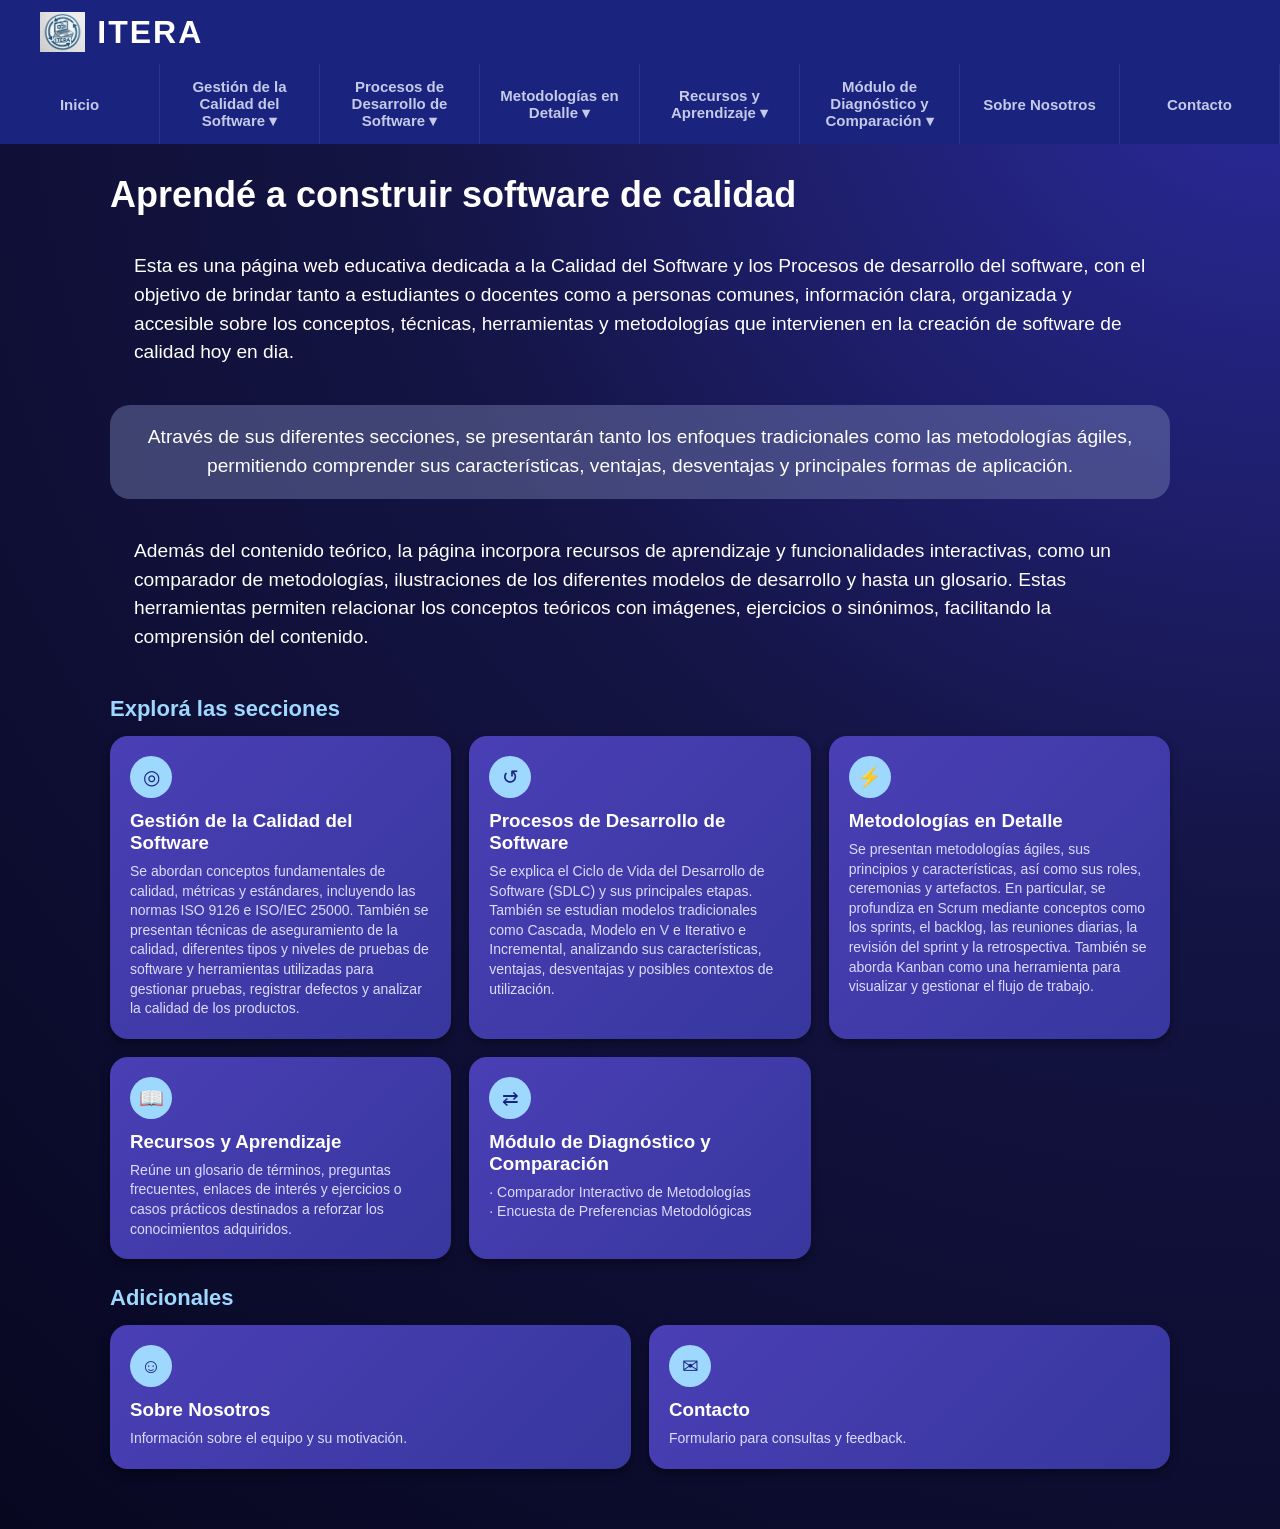
<file: Index.html>
<!DOCTYPE html>
<html lang="es">
<head>
  <meta charset="UTF-8">
  <meta name="viewport" content="width=device-width, initial-scale=1.0">
  <title>ITERA - Inicio</title>
  <link rel="stylesheet" href="css/styles.css">
</head>
<body>

<header>
  <div class="logo">
    <img src="images/Logo_ITERA.jpeg" alt="Logo de ITERA">
    <span>ITERA</span>
  </div>
</header>

<button id="boton-menu">☰</button>
<nav>
  <ul id="lista-nav">
    <li id="nav-inicio"><a href="index.html">Inicio</a></li>

    <li id="nav-calidad" class="tiene-submenu">
      <button class="boton-submenu">Gestión de la Calidad del Software ▾</button>
      <ul class="submenu">
        <li><a href="Calidad.html#fundamentos">Fundamentos de Calidad</a></li>
        <li><a href="Calidad.html#tecnicas">Técnicas de Aseguramiento de la Calidad</a></li>
        <li><a href="Calidad.html#herramientas">Herramientas de Calidad</a></li>
      </ul>
    </li>

    <li id="nav-procesos" class="tiene-submenu">
      <button class="boton-submenu">Procesos de Desarrollo de Software ▾</button>
      <ul class="submenu">
        <li><a href="Procesos.html#sdlc">Ciclo de Vida del Desarrollo de Software (SDLC)</a></li>
        <li><a href="Procesos.html#modelos">Modelos Tradicionales</a></li>
        <li><a href="Procesos.html#agiles">Metodologías Ágiles</a></li>
      </ul>
    </li>

    <li id="nav-agiles" class="tiene-submenu">
      <button class="boton-submenu">Metodologías en Detalle ▾</button>
      <ul class="submenu">
        <li><a href="Metodologias.html#scrum">Scrum a detalle</a></li>
        <li><a href="Metodologias.html#kanban">Kanban a detalle</a></li>
      </ul>
    </li>

    <li id="nav-scrum" class="tiene-submenu">
      <button class="boton-submenu">Recursos y Aprendizaje ▾</button>
      <ul class="submenu">
        <li><a href="Recursos_Aprendizaje.html#glosario">Glosario</a></li>
        <li><a href="Recursos_Aprendizaje.html#faq">Preguntas Frecuentes (FAQ)</a></li>
        <li><a href="Recursos_Aprendizaje.html#recursos">Enlaces de Interés</a></li>
        <li><a href="Recursos_Aprendizaje.html#ejercicios">Ejercicios y Casos Prácticos</a></li>
      </ul>
    </li>

    <li id="nav-recursos" class="tiene-submenu">
      <button class="boton-submenu">Módulo de Diagnóstico y Comparación ▾</button>
      <ul class="submenu">
        <li><a href="Modulo_Diagnostico_Comparacion.html#comparador">Comparador Interactivo de Metodologías</a></li>
        <li><a href="Modulo_Diagnostico_Comparacion.html#encuesta">Encuesta de Preferencias Metodológicas</a></li>
      </ul>
    </li>

    <li id="nav-sobre"><a href="Sobre_nosotros.html">Sobre Nosotros</a></li>
    <li id="nav-Contacto"><a href="Contacto.html">Contacto</a></li>
  </ul>
</nav>


<main>
  <h1>Aprendé a construir software de calidad</h1>
  <p class="intro">Esta es una página web educativa dedicada a la Calidad del Software y los Procesos de desarrollo del software, con el objetivo de brindar tanto 
    a estudiantes o docentes como a personas comunes, información clara, organizada y accesible sobre los conceptos, técnicas, herramientas y metodologías que 
    intervienen en la creación de software de calidad hoy en dia.</p>
    <p class="intro1">Através de sus diferentes secciones, se presentarán tanto los enfoques tradicionales como las metodologías ágiles, permitiendo comprender sus características, 
    ventajas, desventajas y principales formas de aplicación.</p>
    <p class="intro2">Además del contenido teórico, la página incorpora recursos de aprendizaje y funcionalidades interactivas, como un comparador de metodologías, ilustraciones 
    de los diferentes modelos de desarrollo y hasta un glosario. Estas herramientas permiten relacionar los conceptos teóricos con imágenes, ejercicios o sinónimos, 
    facilitando la comprensión del contenido.</p>
  

  <h2>Explorá las secciones </h2>
  <div class="grilla">

    <a href="Calidad.html" class="tarjeta">
      <div class="icono">◎</div>
      <h3>Gestión de la Calidad del Software</h3>
      <p>Se abordan conceptos fundamentales de calidad, métricas y estándares, incluyendo las normas ISO 9126 e ISO/IEC 25000. 
        También se presentan técnicas de aseguramiento de la calidad, diferentes tipos y niveles de pruebas de software y herramientas utilizadas para 
        gestionar pruebas, registrar defectos y analizar la calidad de los productos.</p>
    </a>

    <a href="Procesos.html" class="tarjeta">
      <div class="icono">↺</div>
      <h3>Procesos de Desarrollo de Software</h3>
      <p>Se explica el Ciclo de Vida del Desarrollo de Software (SDLC) y sus principales etapas. También se estudian modelos tradicionales como Cascada, 
        Modelo en V e Iterativo e Incremental, analizando sus características, ventajas, desventajas y posibles contextos de utilización.</p>
    </a>

    <a href="Metodologias.html" class="tarjeta">
      <div class="icono">⚡</div>
      <h3>Metodologías en Detalle</h3>
      <p>Se presentan metodologías ágiles, sus principios y características, así como sus roles, ceremonias y artefactos. En particular, se profundiza en Scrum 
        mediante conceptos como los sprints, el backlog, las reuniones diarias, la revisión del sprint y la retrospectiva. También se aborda Kanban como una 
        herramienta para visualizar y gestionar el flujo de trabajo. </p>
    </a>

    <a href="Recursos_Aprendizaje.html" class="tarjeta">
      <div class="icono">📖</div>
      <h3>Recursos y Aprendizaje</h3>
      <p>Reúne un glosario de términos, preguntas frecuentes, enlaces de interés y ejercicios o casos prácticos destinados a reforzar los 
        conocimientos adquiridos.</p>
    </a>

    <a href="Modulo_Diagnostico_Comparacion.html" class="tarjeta">
      <div class="icono">⇄</div>
      <h3>Módulo de Diagnóstico y Comparación</h3>
      <p>· Comparador Interactivo de Metodologías<br>
        · Encuesta de Preferencias Metodológicas</p>
    </a>

  </div>
  <h2>Adicionales </h2>
  <div class="grilla">
    <a href="Sobre_nosotros.html" class="tarjeta">
      <div class="icono">☺</div>
      <h3>Sobre Nosotros</h3>
      <p>Información sobre el equipo y su motivación.</p>
    </a>

    <a href="Contacto.html" class="tarjeta">
      <div class="icono">✉</div>
      <h3>Contacto</h3>
      <p>Formulario para consultas y feedback.</p>
    </a>
  </div>
</main>

<script src="JS/main.js"></script>
</body>
</html>
</file>
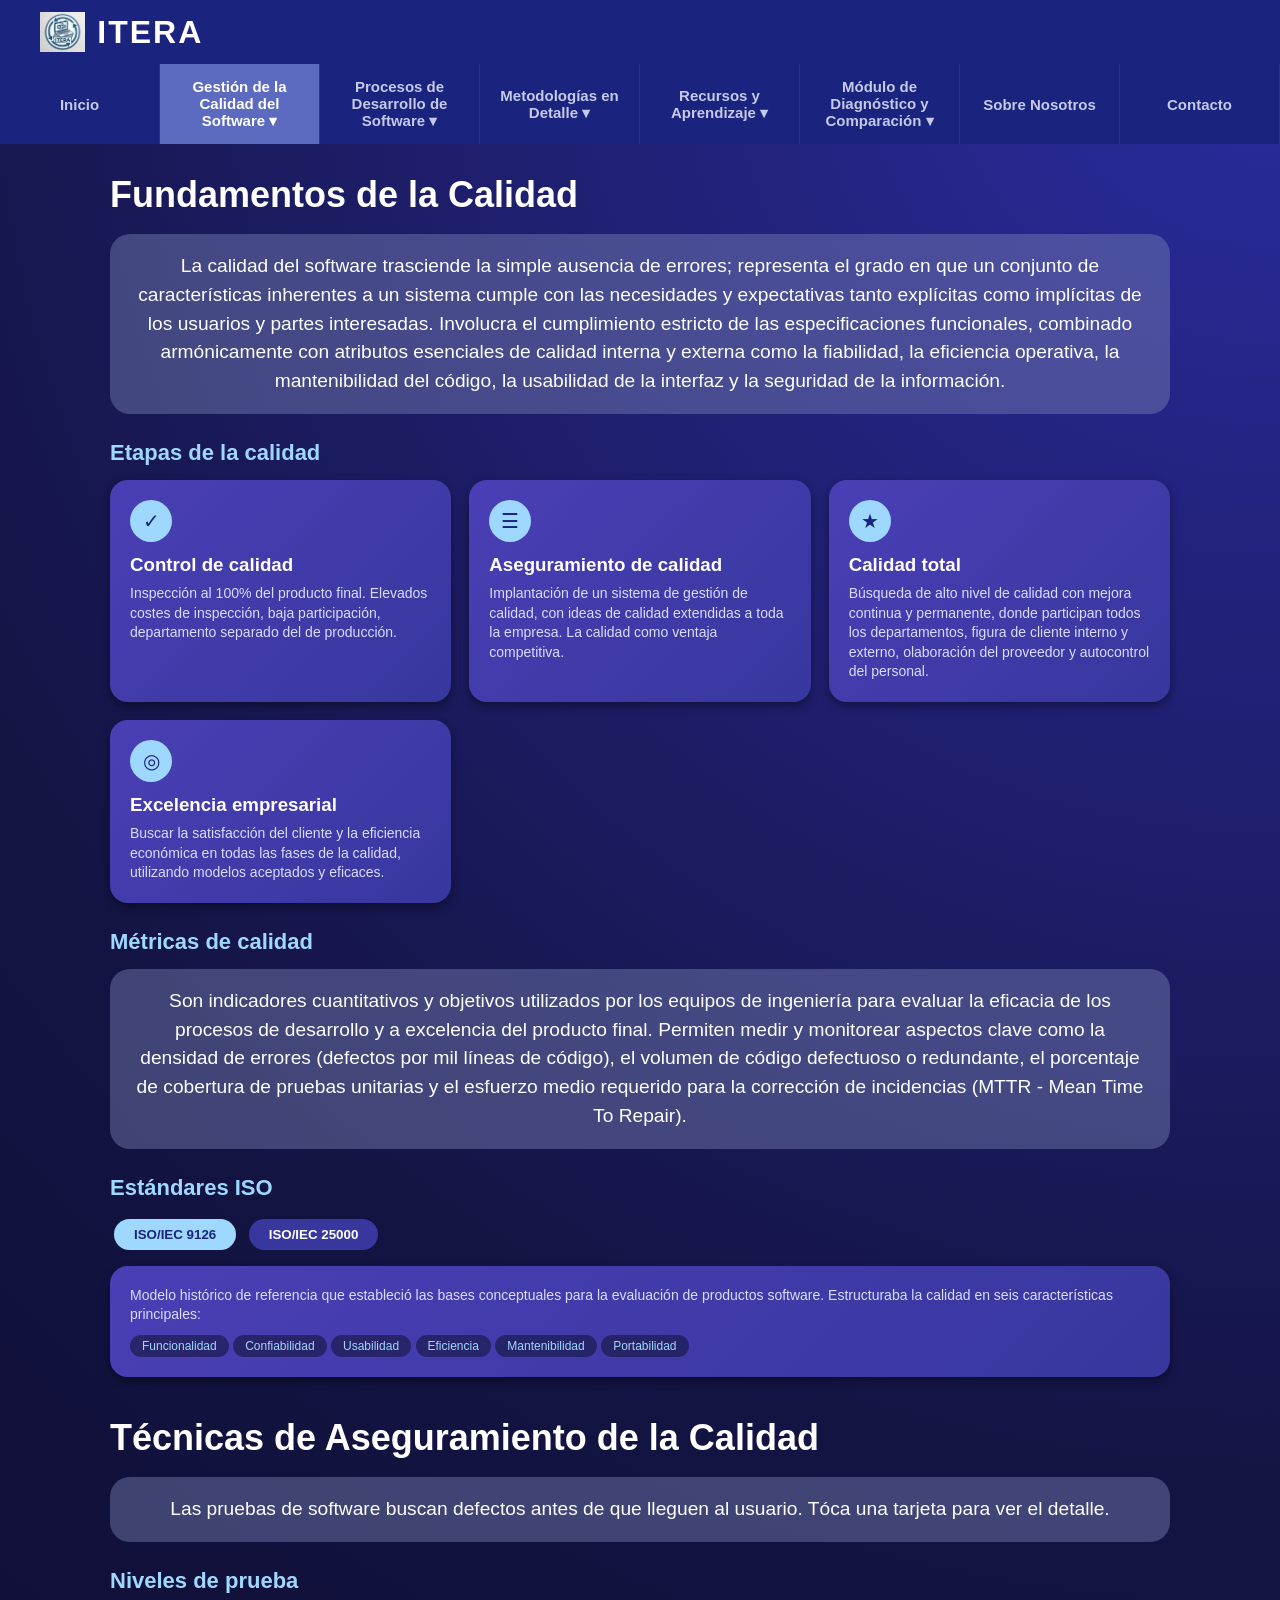
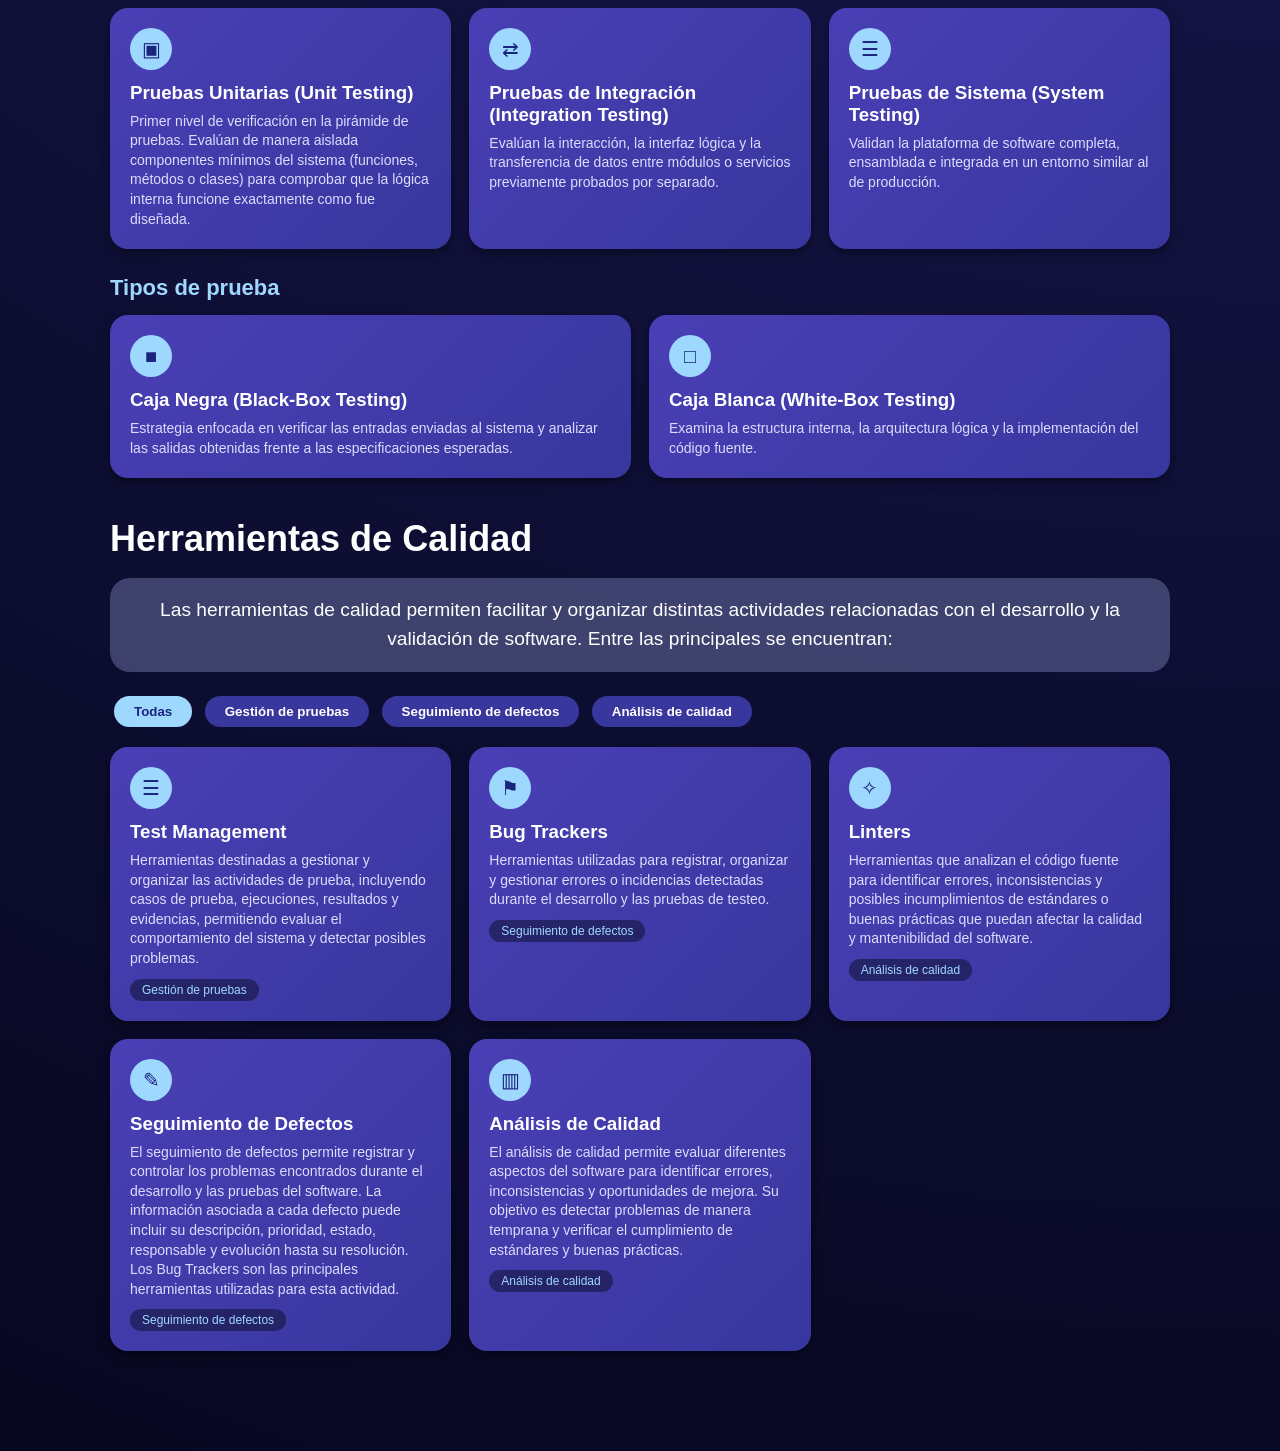
<file: Calidad.html>
<!DOCTYPE html>
<html lang="es">
<head>
  <meta charset="UTF-8">
  <meta name="viewport" content="width=device-width, initial-scale=1.0">
  <title>ITERA - Gestión de la Calidad del Software</title>
  <link rel="stylesheet" href="css/styles.css">
</head>
<body>

<header>
  <div class="logo">
    <img src="images/Logo_ITERA.jpeg" alt="Logo de ITERA">
    <span>ITERA</span>
  </div>
</header>

<button id="boton-menu">☰</button>
<nav>
  <ul id="lista-nav">
    <li id="nav-inicio"><a href="index.html">Inicio</a></li>

    <li id="nav-calidad" class="tiene-submenu">
      <button class="boton-submenu">Gestión de la Calidad del Software ▾</button>
      <ul class="submenu">
        <li><a href="Calidad.html#fundamentos">Fundamentos de Calidad</a></li>
        <li><a href="Calidad.html#tecnicas">Técnicas de Aseguramiento de la Calidad</a></li>
        <li><a href="Calidad.html#herramientas">Herramientas de Calidad</a></li>
      </ul>
    </li>

    <li id="nav-procesos" class="tiene-submenu">
      <button class="boton-submenu">Procesos de Desarrollo de Software ▾</button>
      <ul class="submenu">
        <li><a href="Procesos.html#sdlc">Ciclo de Vida del Desarrollo de Software (SDLC)</a></li>
        <li><a href="Procesos.html#modelos">Modelos Tradicionales</a></li>
        <li><a href="Procesos.html#agiles">Metodologías Ágiles</a></li>
      </ul>
    </li>

    <li id="nav-agiles" class="tiene-submenu">
      <button class="boton-submenu">Metodologías en Detalle ▾</button>
      <ul class="submenu">
        <li><a href="Metodologias.html#scrum">Scrum a detalle</a></li>
        <li><a href="Metodologias.html#kanban">Kanban a detalle</a></li>
      </ul>
    </li>

    <li id="nav-scrum" class="tiene-submenu">
      <button class="boton-submenu">Recursos y Aprendizaje ▾</button>
      <ul class="submenu">
        <li><a href="Recursos_Aprendizaje.html#glosario">Glosario</a></li>
        <li><a href="Recursos_Aprendizaje.html#faq">Preguntas Frecuentes (FAQ)</a></li>
        <li><a href="Recursos_Aprendizaje.html#recursos">Enlaces de Interés</a></li>
        <li><a href="Recursos_Aprendizaje.html#ejercicios">Ejercicios y Casos Prácticos</a></li>
      </ul>
    </li>

    <li id="nav-recursos" class="tiene-submenu">
      <button class="boton-submenu">Módulo de Diagnóstico y Comparación ▾</button>
      <ul class="submenu">
        <li><a href="Modulo_Diagnostico_Comparacion.html#comparador">Comparador Interactivo de Metodologías</a></li>
        <li><a href="Modulo_Diagnostico_Comparacion.html#encuesta">Encuesta de Preferencias Metodológicas</a></li>
      </ul>
    </li>

    <li id="nav-sobre"><a href="Sobre_nosotros.html">Sobre Nosotros</a></li>
    <li id="nav-Contacto"><a href="Contacto.html">Contacto</a></li>
  </ul>
</nav>


<main>
  <!-- ============ US-02: FUNDAMENTOS ============ -->
  <section id="fundamentos">
    <h1>Fundamentos de la Calidad</h1>
    <p class="intro1">La calidad del software trasciende la simple ausencia de errores; representa el grado en que un conjunto de características inherentes a 
        un sistema cumple con las necesidades y expectativas tanto explícitas como implícitas de los usuarios y partes interesadas. Involucra el cumplimiento 
        estricto de las especificaciones funcionales, combinado armónicamente con atributos esenciales de calidad interna y externa como la fiabilidad, la 
        eficiencia operativa, la mantenibilidad del código, la usabilidad de la interfaz y la seguridad de la información.</p>

    <h2>Etapas de la calidad</h2>
    <div class="grilla">
      <div class="tarjeta">
        <div class="icono">✓</div>
        <h3>Control de calidad</h3>
        <p>Inspección al 100% del producto final. Elevados costes de inspección, baja participación, departamento separado del de producción.</p>
      </div>
      <div class="tarjeta">
        <div class="icono">☰</div>
        <h3>Aseguramiento de calidad</h3>
        <p>Implantación de un sistema de gestión de calidad, con ideas de calidad extendidas a toda la empresa. La calidad como ventaja competitiva.</p>
      </div>
      <div class="tarjeta">
        <div class="icono">★</div>
        <h3>Calidad total</h3>
        <p>Búsqueda de alto nivel de calidad con mejora continua y permanente, donde participan todos los departamentos, figura de cliente interno y externo, 
            olaboración del proveedor y autocontrol del personal.</p>
      </div>
      <div class="tarjeta">
        <div class="icono">◎</div>
        <h3>Excelencia empresarial</h3>
        <p>Buscar la satisfacción del cliente y la eficiencia económica en todas las fases de la calidad, utilizando modelos aceptados y eficaces.</p>
      </div>
    </div>

    <h2>Métricas de calidad</h2>
    <p class="intro1">Son indicadores cuantitativos y objetivos utilizados por los equipos de ingeniería para evaluar la eficacia de los procesos de desarrollo y 
        a excelencia del producto final. Permiten medir y monitorear aspectos clave como la densidad de errores (defectos por mil líneas de código), el volumen 
        de código defectuoso o redundante, el porcentaje de cobertura de pruebas unitarias y el esfuerzo medio requerido para la corrección de incidencias 
        (MTTR - Mean Time To Repair).</p>

    <h2>Estándares ISO</h2>
    <button class="boton-iso activo-f" onclick="mostrarIso('iso9126', this)">ISO/IEC 9126</button>
    <button class="boton-iso" onclick="mostrarIso('iso25000', this)">ISO/IEC 25000</button>

    <div class="tarjeta" style="margin-top:12px">
      <p id="texto-iso">Modelo histórico de referencia que estableció las bases conceptuales para la evaluación de productos software. Estructuraba la calidad 
        en seis características principales: </p>
      <div id="lista-iso">
        <span class="etiqueta">Funcionalidad</span>
        <span class="etiqueta">Confiabilidad</span>
        <span class="etiqueta">Usabilidad</span>
        <span class="etiqueta">Eficiencia</span>
        <span class="etiqueta">Mantenibilidad</span>
        <span class="etiqueta">Portabilidad</span>
      </div>
    </div>
  </section>

  <!-- ============ US-03: TÉCNICAS ============ -->
  <section id="tecnicas">
    <h1>Técnicas de Aseguramiento de la Calidad</h1>
    <p class="intro1">Las pruebas de software buscan defectos antes de que lleguen al usuario. Tóca una tarjeta para ver el detalle.</p>

    <h2>Niveles de prueba</h2>
    <div class="grilla">
      <div class="tarjeta tarjeta-flip" onclick="this.classList.toggle('dada-vuelta')">
        <div class="icono">▣</div><h3>Pruebas Unitarias (Unit Testing)</h3>
        <p>Primer nivel de verificación en la pirámide de pruebas. Evalúan de manera aislada componentes mínimos del sistema (funciones, métodos o clases) 
            para comprobar que la lógica interna funcione exactamente como fue diseñada.</p>
        <p class="detalle">Se ejecutan sin depender de la base de datos, servicios externos u otros componentes, utilizando dobles de prueba cuando es necesario.</p>
      </div>
      <div class="tarjeta tarjeta-flip" onclick="this.classList.toggle('dada-vuelta')">
        <div class="icono">⇄</div><h3>Pruebas de Integración (Integration Testing)</h3>
        <p>Evalúan la interacción, la interfaz lógica y la transferencia de datos entre módulos o servicios previamente probados por separado.</p>
        <p class="detalle">Su objetivo es detectar fallos en la comunicación entre componentes internos, servicios web externos, bases de datos o APIs de terceros.</p>
      </div>
      <div class="tarjeta tarjeta-flip" onclick="this.classList.toggle('dada-vuelta')">
        <div class="icono">☰</div><h3>Pruebas de Sistema (System Testing)</h3>
        <p>Validan la plataforma de software completa, ensamblada e integrada en un entorno similar al de producción.</p>
        <p class="detalle">Verifican el cumplimiento global de los requerimientos, abarcando aspectos funcionales (flujos de trabajo) y no funcionales 
            (rendimiento, carga, seguridad).</p>
      </div>
    </div>

    <h2>Tipos de prueba</h2>
    <div class="grilla">
      <div class="tarjeta tarjeta-flip" onclick="this.classList.toggle('dada-vuelta')">
        <div class="icono">■</div><h3>Caja Negra (Black-Box Testing)</h3>
        <p>Estrategia enfocada en verificar las entradas enviadas al sistema y analizar las salidas obtenidas frente a las especificaciones esperadas.</p>
        <p class="detalle">El evaluador ignora la estructura interna del código y se centra en el comportamiento funcional externo desde la perspectiva del usuario.</p>
      </div>
      <div class="tarjeta tarjeta-flip" onclick="this.classList.toggle('dada-vuelta')">
        <div class="icono">□</div><h3>Caja Blanca (White-Box Testing)</h3>
        <p>Examina la estructura interna, la arquitectura lógica y la implementación del código fuente.</p>
        <p class="detalle">Requiere habilidades de programación para diseñar casos que garanticen la cobertura de caminos lógicos, bucles, bifurcaciones y 
            manejo de excepciones.</p>
      </div>
    </div>
  </section>

  <!-- ============ US-04: HERRAMIENTAS ============ -->
  <section id="herramientas">
    <h1>Herramientas de Calidad</h1>
    <p class="intro1">Las herramientas de calidad permiten facilitar y organizar distintas actividades relacionadas con el desarrollo y la validación de software. 
        Entre las principales se encuentran:</p>

    <button class="boton-filtro activo-f" onclick="filtrar('todas', this)">Todas</button>
    <button class="boton-filtro" onclick="filtrar('gestion', this)">Gestión de pruebas</button>
    <button class="boton-filtro" onclick="filtrar('defectos', this)">Seguimiento de defectos</button>
    <button class="boton-filtro" onclick="filtrar('analisis', this)">Análisis de calidad</button>

    <div class="grilla" style="margin-top:16px" id="lista-herramientas">
      <div class="tarjeta item-herramienta" data-cat="gestion">
        <div class="icono">☰</div><h3>Test Management</h3>
        <p>Herramientas destinadas a gestionar y organizar las actividades de prueba, incluyendo casos de prueba, ejecuciones, resultados y evidencias, permitiendo evaluar el comportamiento del sistema y detectar posibles problemas.</p>
        <span class="etiqueta">Gestión de pruebas</span>
      </div>
      <div class="tarjeta item-herramienta" data-cat="defectos">
        <div class="icono">⚑</div><h3>Bug Trackers</h3>
        <p>Herramientas utilizadas para registrar, organizar y gestionar errores o incidencias detectadas durante el desarrollo y las pruebas de testeo.</p>
        <span class="etiqueta">Seguimiento de defectos</span>
      </div>
      <div class="tarjeta item-herramienta" data-cat="analisis">
        <div class="icono">✧</div><h3>Linters</h3>
        <p>Herramientas que analizan el código fuente para identificar errores, inconsistencias y posibles incumplimientos de estándares o buenas prácticas que puedan afectar la calidad y mantenibilidad del software.</p>
        <span class="etiqueta">Análisis de calidad</span>
      </div>
      <div class="tarjeta item-herramienta" data-cat="defectos">
        <div class="icono">✎</div><h3>Seguimiento de Defectos</h3>
        <p>El seguimiento de defectos permite registrar y controlar los problemas encontrados durante el desarrollo y las pruebas del software. La información asociada a cada defecto puede incluir su descripción, prioridad, estado, responsable y evolución hasta su resolución. Los Bug Trackers son las principales herramientas utilizadas para esta actividad.</p>
        <span class="etiqueta">Seguimiento de defectos</span>
      </div>
      <div class="tarjeta item-herramienta" data-cat="analisis">
        <div class="icono">▥</div><h3>Análisis de Calidad</h3>
        <p>El análisis de calidad permite evaluar diferentes aspectos del software para identificar errores, inconsistencias y oportunidades de mejora. Su objetivo es detectar problemas de manera temprana y verificar el cumplimiento de estándares y buenas prácticas.</p>
        <span class="etiqueta">Análisis de calidad</span>
      </div>
    </div>
  </section>

</main>

<script src="JS/main.js"></script>
<script>
  // ---------- US-02: pestañas de estándares ISO ----------
  function mostrarIso(cual, boton) {
    document.querySelectorAll('.boton-iso').forEach(b => b.classList.remove('activo-f'));
    boton.classList.add('activo-f');
    if (cual === 'iso9126') {
      document.getElementById('texto-iso').textContent =
        'Modelo histórico de referencia que estableció las bases conceptuales para la evaluación de productos software. Estructuraba la calidad en seis características principales. Cada una se desglosaba en subcaracterísticas específicas, y fue el marco conceptual predominante en la industria durante décadas:';
      document.getElementById('lista-iso').innerHTML =
        '<span class="etiqueta">Funcionalidad</span> <span class="etiqueta">Confiabilidad</span> <span class="etiqueta">Usabilidad</span> <span class="etiqueta">Eficiencia</span> <span class="etiqueta">Mantenibilidad</span> <span class="etiqueta">Portabilidad</span>';
    } else {
      document.getElementById('texto-iso').textContent =
        'Familia de normas internacionales (SQuaRE - Software Product Quality Requirements and Evaluation) que reemplaza, reorganiza y expande los conceptos de la ISO/IEC 9126. Estructura la evaluación de la calidad en cinco divisiones: Gestión de la Calidad, Modelo de Calidad, Medición de Calidad, Requisitos de Calidad y Evaluación de Calidad. Refuerza criterios como la compatibilidad e interoperabilidad entre sistemas, la seguridad de los datos y la medición de la satisfacción del usuario:';
      document.getElementById('lista-iso').innerHTML =
        '<span class="etiqueta">Gestión de la Calidad</span> <span class="etiqueta">Modelo de Calidad</span> <span class="etiqueta">Medición de Calidad</span> <span class="etiqueta">Requisitos de Calidad</span> <span class="etiqueta">Evaluación de Calidad</span>';
    }
  }


  // ---------- US-04: filtro de herramientas ----------
  function filtrar(categoria, boton) {
    document.querySelectorAll('.boton-filtro').forEach(b => b.classList.remove('activo-f'));
    boton.classList.add('activo-f');
    document.querySelectorAll('.item-herramienta').forEach(function (tarjeta) {
      if (categoria === 'todas' || tarjeta.dataset.cat === categoria) {
        tarjeta.style.display = 'block';
      } else {
        tarjeta.style.display = 'none';
      }
    });
  }
</script>
</body>
</html>
</file>
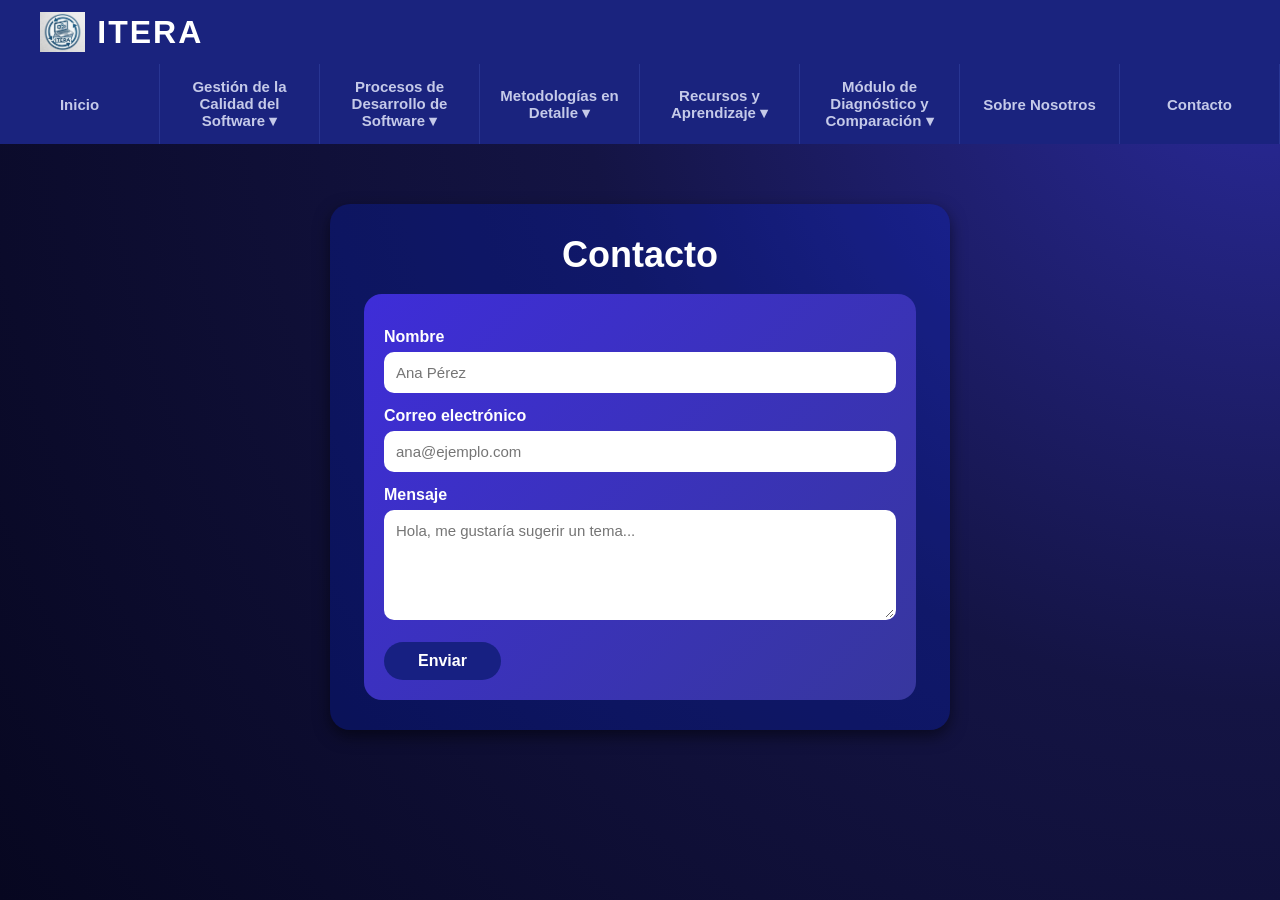
<file: Contacto.html>
<!DOCTYPE html>
<html lang="es">
<head>
  <meta charset="UTF-8">
  <meta name="viewport" content="width=device-width, initial-scale=1.0">
  <title>ITERA - Contacto</title>
  <link rel="stylesheet" href="css/styles.css">
</head>
<body>

<header>
  <div class="logo">
    <img src="images/Logo_ITERA.jpeg" alt="Logo de ITERA">
    <span>ITERA</span>
  </div>
</header>

<button id="boton-menu">☰</button>
<nav>
  <ul id="lista-nav">
    <li id="nav-inicio"><a href="index.html">Inicio</a></li>

    <li id="nav-calidad" class="tiene-submenu">
      <button class="boton-submenu">Gestión de la Calidad del Software ▾</button>
      <ul class="submenu">
        <li><a href="Calidad.html#fundamentos">Fundamentos de Calidad</a></li>
        <li><a href="Calidad.html#tecnicas">Técnicas de Aseguramiento de la Calidad</a></li>
        <li><a href="Calidad.html#herramientas">Herramientas de Calidad</a></li>
      </ul>
    </li>

    <li id="nav-procesos" class="tiene-submenu">
      <button class="boton-submenu">Procesos de Desarrollo de Software ▾</button>
      <ul class="submenu">
        <li><a href="Procesos.html#sdlc">Ciclo de Vida del Desarrollo de Software (SDLC)</a></li>
        <li><a href="Procesos.html#modelos">Modelos Tradicionales</a></li>
        <li><a href="Procesos.html#agiles">Metodologías Ágiles</a></li>
      </ul>
    </li>

    <li id="nav-agiles" class="tiene-submenu">
      <button class="boton-submenu">Metodologías en Detalle ▾</button>
      <ul class="submenu">
        <li><a href="Metodologias.html#scrum">Scrum a detalle</a></li>
        <li><a href="Metodologias.html#kanban">Kanban a detalle</a></li>
      </ul>
    </li>

    <li id="nav-scrum" class="tiene-submenu">
      <button class="boton-submenu">Recursos y Aprendizaje ▾</button>
      <ul class="submenu">
        <li><a href="Recursos_Aprendizaje.html#glosario">Glosario</a></li>
        <li><a href="Recursos_Aprendizaje.html#faq">Preguntas Frecuentes (FAQ)</a></li>
        <li><a href="Recursos_Aprendizaje.html#recursos">Enlaces de Interés</a></li>
        <li><a href="Recursos_Aprendizaje.html#ejercicios">Ejercicios y Casos Prácticos</a></li>
      </ul>
    </li>

    <li id="nav-recursos" class="tiene-submenu">
      <button class="boton-submenu">Módulo de Diagnóstico y Comparación ▾</button>
      <ul class="submenu">
        <li><a href="Modulo_Diagnostico_Comparacion.html#comparador">Comparador Interactivo de Metodologías</a></li>
        <li><a href="Modulo_Diagnostico_Comparacion.html#encuesta">Encuesta de Preferencias Metodológicas</a></li>
      </ul>
    </li>

    <li id="nav-sobre"><a href="Sobre_nosotros.html">Sobre Nosotros</a></li>
    <li id="nav-contacto"><a href="contacto.html">Contacto</a></li>
  </ul>
</nav>


<main>
  <div class="recuadro-contacto">
    <h1>Contacto</h1>

    <form id="formulario-contacto" onsubmit="return validarFormulario()" novalidate>
      <label for="nombre">Nombre</label>
      <input type="text" id="nombre" placeholder="Ana Pérez">
      <p class="error" id="error-nombre">El nombre es obligatorio.</p>

      <label for="correo">Correo electrónico</label>
      <input type="text" id="correo" placeholder="ana@ejemplo.com">
      <p class="error" id="error-correo">Ingresá un correo válido, por ejemplo nombre@dominio.com</p>

      <label for="mensaje">Mensaje</label>
      <textarea id="mensaje" placeholder="Hola, me gustaría sugerir un tema..."></textarea>
      <p class="error" id="error-mensaje">El mensaje es obligatorio.</p>

      <button type="submit" id="boton-enviar">Enviar</button>
      <p id="mensaje-confirmacion">¡Gracias! Recibimos tu mensaje.</p>
    </form>
  </div>
</main>

<script src="JS/main.js"></script>
<script>
  // ---------- US-17: validación del formulario ----------
  function validarFormulario() {
    let valido = true;

    const nombre = document.getElementById('nombre');
    const correo = document.getElementById('correo');
    const mensaje = document.getElementById('mensaje');

    // Campo obligatorio: nombre
    if (nombre.value.trim() === '') {
      document.getElementById('error-nombre').style.display = 'block';
      nombre.classList.add('borde-rojo');
      valido = false;
    } else {
      document.getElementById('error-nombre').style.display = 'none';
      nombre.classList.remove('borde-rojo');
    }

    // Formato correcto de correo (expresión regular básica)
    const regexCorreo = /^[^\s@]+@[^\s@]+\.[^\s@]+$/;
    if (!regexCorreo.test(correo.value.trim())) {
      document.getElementById('error-correo').style.display = 'block';
      correo.classList.add('borde-rojo');
      valido = false;
    } else {
      document.getElementById('error-correo').style.display = 'none';
      correo.classList.remove('borde-rojo');
    }

    // Campo obligatorio: mensaje
    if (mensaje.value.trim() === '') {
      document.getElementById('error-mensaje').style.display = 'block';
      mensaje.classList.add('borde-rojo');
      valido = false;
    } else {
      document.getElementById('error-mensaje').style.display = 'none';
      mensaje.classList.remove('borde-rojo');
    }

    // Mensaje de confirmación en pantalla
    if (valido) {
      document.getElementById('mensaje-confirmacion').style.display = 'block';
      document.getElementById('formulario-contacto').reset();
      return false; // evita que se recargue la página
    } else {
      document.getElementById('mensaje-confirmacion').style.display = 'none';
      return false;
    }
  }
</script>
</body>
</html>
</file>
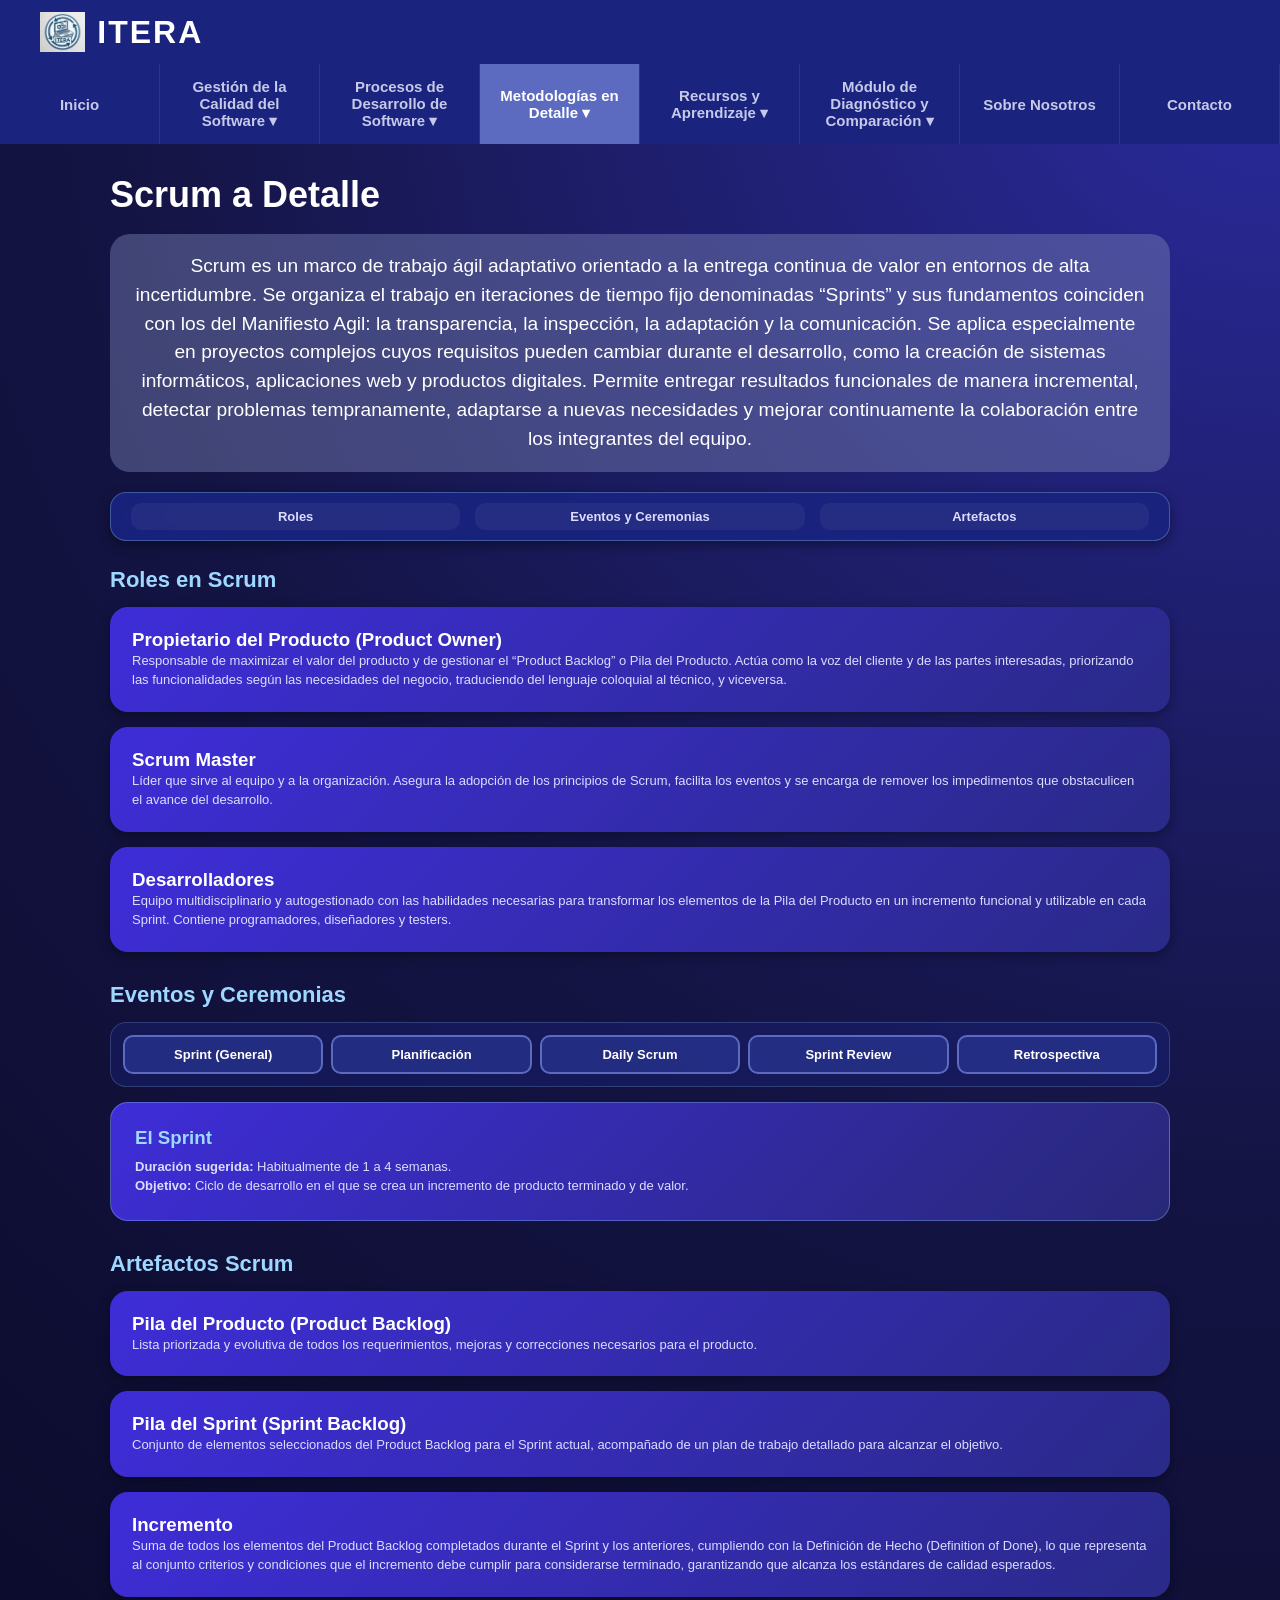
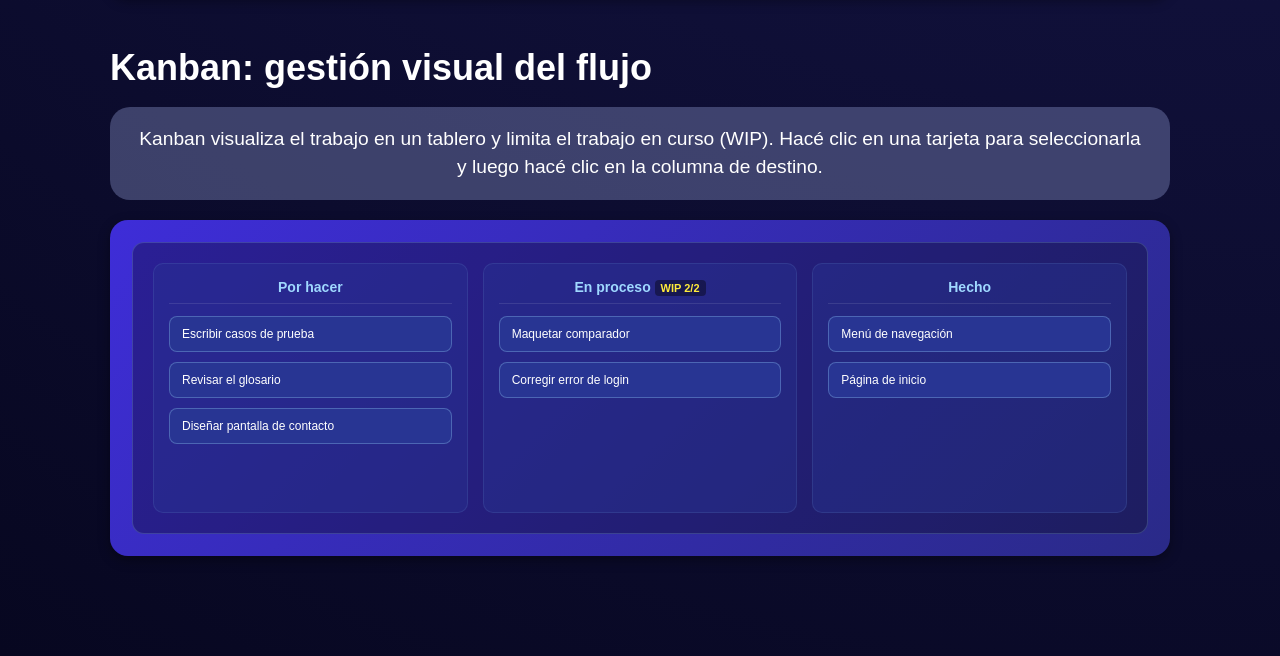
<file: Metodologias.html>
<!DOCTYPE html>
<html lang="es">
<head>
  <meta charset="UTF-8">
  <meta name="viewport" content="width=device-width, initial-scale=1.0">
  <title>ITERA - Inicio</title>
  <link rel="stylesheet" href="css/styles.css">
</head>
<body>

<header>
  <div class="logo">
    <img src="images/Logo_ITERA.jpeg" alt="Logo de ITERA">
    <span>ITERA</span>
  </div>
</header>

<button id="boton-menu">☰</button>
<nav>
  <ul id="lista-nav">
    <li id="nav-inicio"><a href="index.html">Inicio</a></li>

    <li id="nav-calidad" class="tiene-submenu">
      <button class="boton-submenu">Gestión de la Calidad del Software ▾</button>
      <ul class="submenu">
        <li><a href="Calidad.html#fundamentos">Fundamentos de Calidad</a></li>
        <li><a href="Calidad.html#tecnicas">Técnicas de Aseguramiento de la Calidad</a></li>
        <li><a href="Calidad.html#herramientas">Herramientas de Calidad</a></li>
      </ul>
    </li>

    <li id="nav-procesos" class="tiene-submenu">
      <button class="boton-submenu">Procesos de Desarrollo de Software ▾</button>
      <ul class="submenu">
        <li><a href="Procesos.html#sdlc">Ciclo de Vida del Desarrollo de Software (SDLC)</a></li>
        <li><a href="Procesos.html#modelos">Modelos Tradicionales</a></li>
        <li><a href="Procesos.html#agiles">Metodologías Ágiles</a></li>
      </ul>
    </li>

    <li id="nav-agiles" class="tiene-submenu">
      <button class="boton-submenu">Metodologías en Detalle ▾</button>
      <ul class="submenu">
        <li><a href="Metodologias.html#scrum">Scrum a detalle</a></li>
        <li><a href="Metodologias.html#kanban">Kanban a detalle</a></li>
      </ul>
    </li>

    <li id="nav-scrum" class="tiene-submenu">
      <button class="boton-submenu">Recursos y Aprendizaje ▾</button>
      <ul class="submenu">
        <li><a href="Recursos_Aprendizaje.html#glosario">Glosario</a></li>
        <li><a href="Recursos_Aprendizaje.html#faq">Preguntas Frecuentes (FAQ)</a></li>
        <li><a href="Recursos_Aprendizaje.html#recursos">Enlaces de Interés</a></li>
        <li><a href="Recursos_Aprendizaje.html#ejercicios">Ejercicios y Casos Prácticos</a></li>
      </ul>
    </li>

    <li id="nav-recursos" class="tiene-submenu">
      <button class="boton-submenu">Módulo de Diagnóstico y Comparación ▾</button>
      <ul class="submenu">
        <li><a href="Modulo_Diagnostico_Comparacion.html#comparador">Comparador Interactivo de Metodologías</a></li>
        <li><a href="Modulo_Diagnostico_Comparacion.html#encuesta">Encuesta de Preferencias Metodológicas</a></li>
      </ul>
    </li>

    <li id="nav-sobre"><a href="Sobre_nosotros.html">Sobre Nosotros</a></li>
    <li id="nav-contacto"><a href="contacto.html">Contacto</a></li>
  </ul>
</nav>

<main>
    
  <!-- US-10: Sección Profunda de Scrum -->
  <section id="scrum">
    <h1>Scrum a Detalle</h1>
    <div class="intro1">
      Scrum es un marco de trabajo ágil adaptativo orientado a la entrega continua de valor en entornos de alta 
      incertidumbre. Se organiza el trabajo en iteraciones de tiempo fijo denominadas “Sprints” y sus fundamentos 
      coinciden con los del Manifiesto Agil: la transparencia, la inspección, la adaptación y la comunicación. Se aplica
       especialmente en proyectos complejos cuyos requisitos pueden cambiar durante el desarrollo, como la 
       creación de sistemas informáticos, aplicaciones web y productos digitales. Permite entregar resultados 
       funcionales de manera incremental, detectar problemas tempranamente, adaptarse a nuevas necesidades y 
       mejorar continuamente la colaboración entre los integrantes del equipo. 
    </div>

    <!-- Navegación interna por bloques temáticos -->
    <nav class="menu-flotante-agil" style="margin-bottom: 25px;">
      <a href="#scrum-roles">Roles</a>
      <a href="#scrum-eventos">Eventos y Ceremonias</a>
      <a href="#scrum-artefactos">Artefactos</a>
    </nav>

    <!-- 1. Roles -->
    <div id="scrum-roles" style="scroll-margin-top: 130px; margin-bottom: 30px;">
      <h2>Roles en Scrum</h2>
      <div class="grilla-tradicional-vertical" style="display: flex; flex-direction: column; gap: 15px;">
        <div class="tarjeta-modelo">
          <h3>Propietario del Producto (Product Owner)</h3>
          <p style="font-size: 13px; color: #dcdcff; line-height: 1.5;">Responsable de maximizar el valor del producto y de gestionar el “Product Backlog” o Pila del Producto. Actúa como la voz del cliente y de las partes interesadas, priorizando las funcionalidades según las necesidades del negocio, traduciendo del lenguaje coloquial al técnico, y viceversa.</p>
        </div>
        <div class="tarjeta-modelo">
          <h3>Scrum Master</h3>
          <p style="font-size: 13px; color: #dcdcff; line-height: 1.5;">Líder que sirve al equipo y a la organización. Asegura la adopción de los principios de Scrum, facilita los eventos y se encarga de remover los impedimentos que obstaculicen el avance del desarrollo.</p>
        </div>
        <div class="tarjeta-modelo">
          <h3>Desarrolladores</h3>
          <p style="font-size: 13px; color: #dcdcff; line-height: 1.5;">Equipo multidisciplinario y autogestionado con las habilidades necesarias para transformar los elementos de la Pila del Producto en un incremento funcional y utilizable en cada Sprint. Contiene programadores, diseñadores y testers.</p>
        </div>
      </div>
    </div>

    <!-- 2. Eventos / Cronograma Interactivo del Sprint -->
    <div id="scrum-eventos" style="scroll-margin-top: 130px; margin-bottom: 30px;">
      <h2>Eventos y Ceremonias</h2>

      <!-- Diagrama interactivo del Sprint -->
      <div class="timeline-horizontal" style="display: flex; justify-content: space-between; gap: 8px; background-color: rgba(26, 35, 126, 0.4); padding: 12px; border-radius: 16px; border: 1px solid rgba(159, 216, 255, 0.2); cursor: pointer;">
        <div class="paso-sprint activo" data-index="0" style="flex: 1; text-align: center; padding: 10px; background: rgba(40, 53, 147, 0.7); border: 2px solid #5c6bc0; border-radius: 10px; color: #fff; font-size: 13px; font-weight: bold;">
          Sprint (General)
        </div>
        <div class="paso-sprint" data-index="1" style="flex: 1; text-align: center; padding: 10px; background: rgba(40, 53, 147, 0.7); border: 2px solid #5c6bc0; border-radius: 10px; color: #fff; font-size: 13px; font-weight: bold;">
          Planificación
        </div>
        <div class="paso-sprint" data-index="2" style="flex: 1; text-align: center; padding: 10px; background: rgba(40, 53, 147, 0.7); border: 2px solid #5c6bc0; border-radius: 10px; color: #fff; font-size: 13px; font-weight: bold;">
          Daily Scrum
        </div>
        <div class="paso-sprint" data-index="3" style="flex: 1; text-align: center; padding: 10px; background: rgba(40, 53, 147, 0.7); border: 2px solid #5c6bc0; border-radius: 10px; color: #fff; font-size: 13px; font-weight: bold;">
          Sprint Review
        </div>
        <div class="paso-sprint" data-index="4" style="flex: 1; text-align: center; padding: 10px; background: rgba(40, 53, 147, 0.7); border: 2px solid #5c6bc0; border-radius: 10px; color: #fff; font-size: 13px; font-weight: bold;">
          Retrospectiva
        </div>
      </div>

      <!-- Panel de visualización dinámica del evento -->
      <div class="panel-sprint" style="margin-top: 15px; background: linear-gradient(135deg, #3e2dd8, #282878); border: 1px solid rgba(159, 216, 255, 0.3); border-radius: 18px; padding: 24px;">
        <div class="card-evento-sprint activo" data-index="0">
          <h3 style="color: #9fd8ff; margin-bottom: 8px;">El Sprint</h3>
          <p style="font-size: 13px; color: #dcdcff; line-height: 1.5;"><strong>Duración sugerida:</strong> Habitualmente de 1 a 4 semanas.<br><strong>Objetivo:</strong> Ciclo de desarrollo en el que se crea un incremento de producto terminado y de valor.</p>
        </div>
        <div class="card-evento-sprint" data-index="1" style="display:none;">
          <h3 style="color: #9fd8ff; margin-bottom: 8px;">Planificación del Sprint (Sprint Planning)</h3>
          <p style="font-size: 13px; color: #dcdcff; line-height: 1.5;"><strong>Duración sugerida:</strong> 30 minutos.<br><strong>Objetivo:</strong> Se define el objetivo de la iteración y se seleccionan las historias de usuario a completar en esta fase.</p>
        </div>
        <div class="card-evento-sprint" data-index="2" style="display:none;">
          <h3 style="color: #9fd8ff; margin-bottom: 8px;">SCRUM Diario (Daily Scrum)</h3>
          <p style="font-size: 13px; color: #dcdcff; line-height: 1.5;"><strong>Duración sugerida:</strong> 15 minutos máximos.<br><strong>Objetivo:</strong> Reunión diaria en la que el equipo sincroniza sus actividades, inspecciona el progreso hacia el objetivo del Sprint e identifica bloqueos.</p>
        </div>
        <div class="card-evento-sprint" data-index="3" style="display:none;">
          <h3 style="color: #9fd8ff; margin-bottom: 8px;">Revisión del Sprint (Sprint Review)</h3>
          <p style="font-size: 13px; color: #dcdcff; line-height: 1.5;"><strong>Duración sugerida:</strong> 30 minutos.<br><strong>Objetivo:</strong> Evento al finalizar el Sprint donde se presenta el incremento completado a las partes interesadas (clientes/PO) para obtener retroalimentación y adaptar el Product Backlog.</p>
        </div>
        <div class="card-evento-sprint" data-index="4" style="display:none;">
          <h3 style="color: #9fd8ff; margin-bottom: 8px;">Retrospectiva del Sprint (Sprint Retrospective)</h3>
          <p style="font-size: 13px; color: #dcdcff; line-height: 1.5;"><strong>Duración sugerida:</strong> 30 minutos.<br><strong>Objetivo:</strong> Espacio de inspección interna donde el equipo analiza su forma de trabajo, fortalezas y áreas de mejora para implementar optimizaciones en el siguiente ciclo.</p>
        </div>
      </div>
    </div>

    <!-- 3. Artefactos -->
    <div id="scrum-artefactos" style="scroll-margin-top: 130px; margin-bottom: 30px;">
      <h2>Artefactos Scrum</h2>
      <div class="grilla-tradicional-vertical" style="display: flex; flex-direction: column; gap: 15px;">
        <div class="tarjeta-modelo">
          <h3>Pila del Producto (Product Backlog)</h3>
          <p style="font-size: 13px; color: #dcdcff; line-height: 1.5;">Lista priorizada y evolutiva de todos los requerimientos, mejoras y correcciones necesarios para el producto.</p>
        </div>
        <div class="tarjeta-modelo">
          <h3>Pila del Sprint (Sprint Backlog)</h3>
          <p style="font-size: 13px; color: #dcdcff; line-height: 1.5;">Conjunto de elementos seleccionados del Product Backlog para el Sprint actual, acompañado de un plan de trabajo detallado para alcanzar el objetivo.</p>
        </div>
        <div class="tarjeta-modelo">
          <h3>Incremento</h3>
          <p style="font-size: 13px; color: #dcdcff; line-height: 1.5;">Suma de todos los elementos del Product 
            Backlog completados durante el Sprint y los anteriores, cumpliendo con la Definición de Hecho 
            (Definition of Done), lo que representa al conjunto criterios y condiciones que el incremento debe 
            cumplir para considerarse terminado, garantizando que alcanza los estándares de calidad esperados.</p>
        </div>
      </div>
    </div>
  </section>

  <!-- US-11: Sección Profunda de Kanban -->
  <section id="kanban" style="margin-top: 50px;">
    <h1>Kanban: gestión visual del flujo</h1>
    <div class="intro1">
      Kanban visualiza el trabajo en un tablero y limita el trabajo en curso (WIP). Hacé clic en una tarjeta para seleccionarla y luego hacé clic en la columna de destino.
    </div>

    <div class="tarjeta-modelo" style="margin-top: 20px;">
      
      <!-- Contenedor general del tablero Kanban -->
      <div style="background: rgba(0,0,0,0.3); padding: 20px; border-radius: 12px; border: 1px solid rgba(159,216,255,0.2);">
        
        <div style="display: grid; grid-template-columns: repeat(3, 1fr); gap: 15px;">
          
          <!-- Columna 1: Por hacer -->
          <div class="kanban-columna" data-columna="por-hacer" style="background: rgba(40,53,147,0.4); padding: 15px; border-radius: 10px; min-height: 250px; border: 1px solid rgba(159,216,255,0.1); cursor: pointer;">
            <h4 style="color: #9fd8ff; font-size: 14px; margin-bottom: 12px; text-align: center; border-bottom: 1px solid rgba(255,255,255,0.1); padding-bottom: 8px;">Por hacer</h4>
            <div class="kanban-items" style="display: flex; flex-direction: column; gap: 10px; min-height: 180px;">
              <div class="tarjeta-kanban" draggable="true" style="background: #283593; padding: 10px 12px; border-radius: 8px; font-size: 12px; color: #fff; border: 1px solid rgba(159,216,255,0.3);">
                Escribir casos de prueba
              </div>
              <div class="tarjeta-kanban" draggable="true" style="background: #283593; padding: 10px 12px; border-radius: 8px; font-size: 12px; color: #fff; border: 1px solid rgba(159,216,255,0.3);">
                Revisar el glosario
              </div>
              <div class="tarjeta-kanban" draggable="true" style="background: #283593; padding: 10px 12px; border-radius: 8px; font-size: 12px; color: #fff; border: 1px solid rgba(159,216,255,0.3);">
                Diseñar pantalla de contacto
              </div>
            </div>
          </div>

          <!-- Columna 2: En proceso (Con límite WIP 2) -->
          <div class="kanban-columna" data-columna="en-proceso" style="background: rgba(40,53,147,0.4); padding: 15px; border-radius: 10px; min-height: 250px; border: 1px solid rgba(159,216,255,0.1); cursor: pointer;">
            <h4 style="color: #9fd8ff; font-size: 14px; margin-bottom: 12px; text-align: center; border-bottom: 1px solid rgba(255,255,255,0.1); padding-bottom: 8px;">
              En proceso <span style="font-size: 11px; background: rgba(0,0,0,0.4); padding: 2px 6px; border-radius: 4px; color: #ffeb3b;">WIP <span id="wip-contador">2</span>/2</span>
            </h4>
            <div class="kanban-items" style="display: flex; flex-direction: column; gap: 10px; min-height: 180px;">
              <div class="tarjeta-kanban" draggable="true" style="background: #283593; padding: 10px 12px; border-radius: 8px; font-size: 12px; color: #fff; border: 1px solid rgba(159,216,255,0.3);">
                Maquetar comparador
              </div>
              <div class="tarjeta-kanban" draggable="true" style="background: #283593; padding: 10px 12px; border-radius: 8px; font-size: 12px; color: #fff; border: 1px solid rgba(159,216,255,0.3);">
                Corregir error de login
              </div>
            </div>
          </div>

          <!-- Columna 3: Hecho -->
          <div class="kanban-columna" data-columna="hecho" style="background: rgba(40,53,147,0.4); padding: 15px; border-radius: 10px; min-height: 250px; border: 1px solid rgba(159,216,255,0.1); cursor: pointer;">
            <h4 style="color: #9fd8ff; font-size: 14px; margin-bottom: 12px; text-align: center; border-bottom: 1px solid rgba(255,255,255,0.1); padding-bottom: 8px;">Hecho</h4>
            <div class="kanban-items" style="display: flex; flex-direction: column; gap: 10px; min-height: 180px;">
              <div class="tarjeta-kanban" draggable="true" style="background: #283593; padding: 10px 12px; border-radius: 8px; font-size: 12px; color: #fff; border: 1px solid rgba(159,216,255,0.3);">
                Menú de navegación
              </div>
              <div class="tarjeta-kanban" draggable="true" style="background: #283593; padding: 10px 12px; border-radius: 8px; font-size: 12px; color: #fff; border: 1px solid rgba(159,216,255,0.3);">
                Página de inicio
              </div>
            </div>
          </div>

        </div>

        <!-- Alerta de límite WIP -->
        <div id="alerta-wip" style="display: none; margin-top: 15px; background: rgba(244, 67, 54, 0.2); border: 1px solid #f44336; padding: 10px 15px; border-radius: 8px; font-size: 12px; color: #ffccbc; align-items: center; gap: 8px;">
          <span>⚠️</span> <span><strong>Límite WIP alcanzado:</strong> "En proceso" admite máximo 2 tarjetas. Hay que terminar una antes de empezar otra para evitar cuellos de botella.</span>
        </div>

      </div>
    </div>
  </section>

</main>

<script src="JS/main.js"></script>

<script>
document.addEventListener('DOMContentLoaded', function () {
  
  /* 1. Cronograma del Sprint (US-10) */
  const pasosSprint = document.querySelectorAll('.paso-sprint');
  const cardsSprint = document.querySelectorAll('.card-evento-sprint');

  if (pasosSprint.length > 0) {
    pasosSprint.forEach((paso, index) => {
      paso.addEventListener('click', () => {
        pasosSprint.forEach(p => p.style.background = 'rgba(40, 53, 147, 0.7)');
        paso.style.background = 'linear-gradient(135deg, #5c6bc0, #3949ab)';
        
        cardsSprint.forEach(card => card.style.display = 'none');
        if (cardsSprint[index]) cardsSprint[index].style.display = 'block';
      });
    });
  }


  /* 2. Tablero Kanban por Arrastre Real (Drag and Drop) (US-11) */
  let tarjetaArrastrada = null;

  const tarjetas = document.querySelectorAll('.tarjeta-kanban');
  const contenedoresColumnas = document.querySelectorAll('.kanban-items');
  const contadorWip = document.getElementById('wip-contador');
  const alertaWip = document.getElementById('alerta-wip');

  function actualizarWip() {
    const columnaEnProceso = document.querySelector('[data-columna="en-proceso"] .kanban-items');
    if (!columnaEnProceso) return;
    const cantidad = columnaEnProceso.children.length;
    if (contadorWip) contadorWip.textContent = cantidad;
  }

  tarjetas.forEach(tarjeta => {
    tarjeta.addEventListener('dragstart', function (e) {
      tarjetaArrastrada = this;
      e.dataTransfer.effectAllowed = 'move';
      e.dataTransfer.setData('text/plain', ''); // Necesario para compatibilidad
      setTimeout(() => this.style.opacity = '0.4', 0);
    });

    tarjeta.addEventListener('dragend', function () {
      this.style.opacity = '1';
      tarjetaArrastrada = null;
      actualizarWip();
    });
  });

  contenedoresColumnas.forEach(contenedor => {
    contenedor.addEventListener('dragover', function (e) {
      e.preventDefault(); // Permite que el contenedor reciba el elemento arrastrado
      e.dataTransfer.dropEffect = 'move';
    });

    contenedor.addEventListener('drop', function (e) {
      e.preventDefault();
      if (tarjetaArrastrada) {
        const colPadre = this.closest('.kanban-columna');
        const esEnProceso = colPadre.getAttribute('data-columna') === 'en-proceso';
        const tarjetaOrigenEnProceso = tarjetaArrastrada.closest('.kanban-columna').getAttribute('data-columna') === 'en-proceso';

        // Validación de límite WIP (Máximo 2 en proceso)
        if (esEnProceso && !tarjetaOrigenEnProceso && this.children.length >= 2) {
          if (alertaWip) {
            alertaWip.style.display = 'flex';
            alertaWip.style.border = '2px solid #ff1744';
            alertaWip.style.backgroundColor = 'rgba(244, 67, 54, 0.35)';
            
            setTimeout(() => {
              alertaWip.style.border = '1px solid #f44336';
              alertaWip.style.backgroundColor = 'rgba(244, 67, 54, 0.2)';
            }, 600);
          }
          return;
        }

        // Si el movimiento es válido, ocultamos la advertencia y soltamos la tarjeta
        if (alertaWip) alertaWip.style.display = 'none';
        this.appendChild(tarjetaArrastrada);
        actualizarWip();
      }
    });
  });

  actualizarWip();
});
</script>
</body>
</html>
</file>
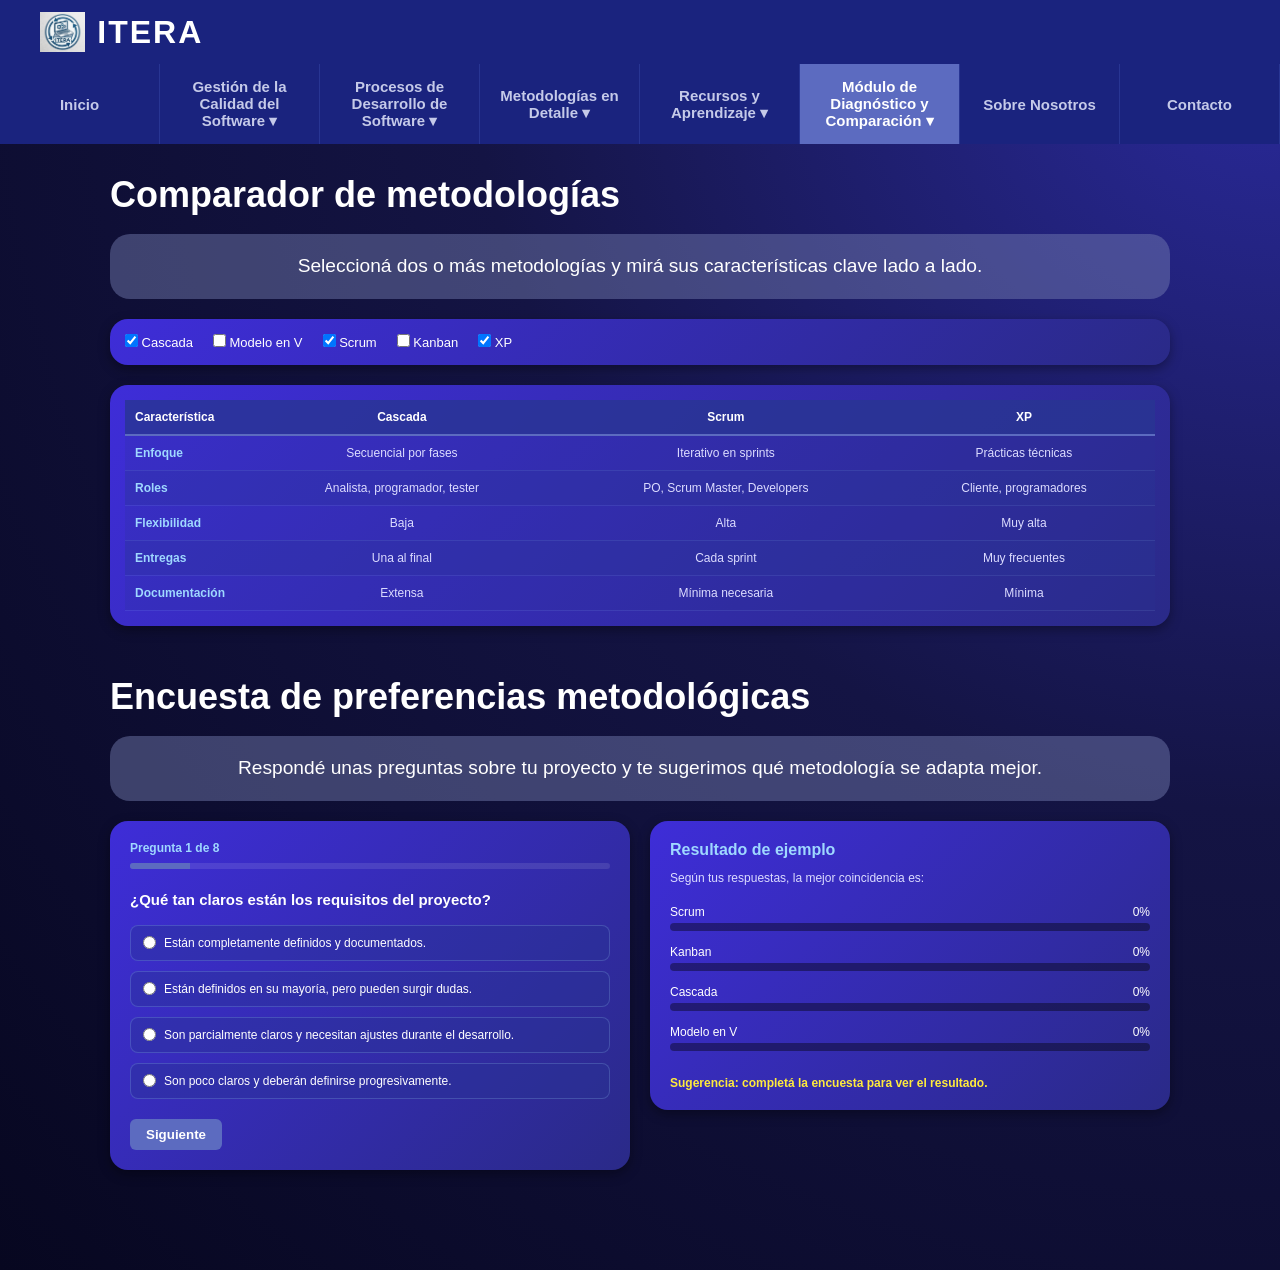
<file: Modulo_Diagnostico_Comparacion.html>
<!DOCTYPE html>
<html lang="es">
<head>
  <meta charset="UTF-8">
  <meta name="viewport" content="width=device-width, initial-scale=1.0">
  <title>ITERA - Módulo de Diagnóstico y Comparación</title>
  <link rel="stylesheet" href="css/styles.css">
</head>
<body>

<header>
  <div class="logo">
    <img src="images/Logo_ITERA.jpeg" alt="Logo de ITERA">
    <span>ITERA</span>
  </div>
</header>

<button id="boton-menu">☰</button>
<nav>
  <ul id="lista-nav">
    <li id="nav-inicio"><a href="index.html">Inicio</a></li>

    <li id="nav-calidad" class="tiene-submenu">
      <button class="boton-submenu">Gestión de la Calidad del Software ▾</button>
      <ul class="submenu">
        <li><a href="Calidad.html#fundamentos">Fundamentos de Calidad</a></li>
        <li><a href="Calidad.html#tecnicas">Técnicas de Aseguramiento de la Calidad</a></li>
        <li><a href="Calidad.html#herramientas">Herramientas de Calidad</a></li>
      </ul>
    </li>

    <li id="nav-procesos" class="tiene-submenu">
      <button class="boton-submenu">Procesos de Desarrollo de Software ▾</button>
      <ul class="submenu">
        <li><a href="Procesos.html#sdlc">Ciclo de Vida del Desarrollo de Software (SDLC)</a></li>
        <li><a href="Procesos.html#modelos">Modelos Tradicionales</a></li>
        <li><a href="Procesos.html#agiles">Metodologías Ágiles</a></li>
      </ul>
    </li>

    <li id="nav-agiles" class="tiene-submenu">
      <button class="boton-submenu">Metodologías en Detalle ▾</button>
      <ul class="submenu">
        <li><a href="Metodologias.html#scrum">Scrum a detalle</a></li>
        <li><a href="Metodologias.html#kanban">Kanban a detalle</a></li>
      </ul>
    </li>

    <li id="nav-scrum" class="tiene-submenu">
      <button class="boton-submenu">Recursos y Aprendizaje ▾</button>
      <ul class="submenu">
        <li><a href="Recursos_Aprendizaje.html#glosario">Glosario</a></li>
        <li><a href="Recursos_Aprendizaje.html#faq">Preguntas Frecuentes (FAQ)</a></li>
        <li><a href="Recursos_Aprendizaje.html#recursos">Enlaces de Interés</a></li>
        <li><a href="Recursos_Aprendizaje.html#ejercicios">Ejercicios y Casos Prácticos</a></li>
      </ul>
    </li>

    <li id="nav-recursos" class="tiene-submenu">
      <button class="boton-submenu">Módulo de Diagnóstico y Comparación ▾</button>
      <ul class="submenu">
        <li><a href="Modulo_Diagnostico_Comparacion.html#comparador">Comparador Interactivo de Metodologías</a></li>
        <li><a href="Modulo_Diagnostico_Comparacion.html#encuesta">Encuesta de Preferencias Metodológicas</a></li>
      </ul>
    </li>

    <li id="nav-sobre"><a href="Sobre_nosotros.html">Sobre Nosotros</a></li>
    <li id="nav-Contacto"><a href="Contacto.html">Contacto</a></li>
  </ul>
</nav>

<main>
    
  <!-- US-18: Comparador Interactivo de Metodologías -->
  <section id="comparador" style="margin-bottom: 50px;">
    <h1>Comparador de metodologías</h1>
    <div class="intro1" style="margin-bottom: 20px;">
      Seleccioná dos o más metodologías y mirá sus características clave lado a lado.
    </div>

    <div class="tarjeta-modelo" style="margin-bottom: 20px; padding: 15px;">
      <div id="checkboxes-container" style="display: flex; flex-wrap: wrap; gap: 20px; align-items: center;">
        <label style="color: #fff; font-size: 13px; cursor: pointer;"><input type="checkbox" value="cascada" checked> Cascada</label>
        <label style="color: #fff; font-size: 13px; cursor: pointer;"><input type="checkbox" value="v"> Modelo en V</label>
        <label style="color: #fff; font-size: 13px; cursor: pointer;"><input type="checkbox" value="scrum" checked> Scrum</label>
        <label style="color: #fff; font-size: 13px; cursor: pointer;"><input type="checkbox" value="kanban"> Kanban</label>
        <label style="color: #fff; font-size: 13px; cursor: pointer;"><input type="checkbox" value="xp" checked> XP</label>
      </div>
    </div>

    <div id="tabla-comparativa-container" class="tarjeta-modelo" style="overflow-x: auto; padding: 15px;">
      <!-- Se renderiza mediante JS -->
    </div>
  </section>


  <!-- US-19: Encuesta de Preferencias Metodológicas (8 Preguntas) -->
  <section id="encuesta" style="margin-top: 50px;">
    <h1>Encuesta de preferencias metodológicas</h1>
    <div class="intro1" style="margin-bottom: 20px;">
      Respondé unas preguntas sobre tu proyecto y te sugerimos qué metodología se adapta mejor.
    </div>

    <div style="display: grid; grid-template-columns: 1fr 1fr; gap: 20px; align-items: start;">
      
      <div class="tarjeta-modelo" style="padding: 20px;">
        <div id="indicador-pregunta" style="font-size: 12px; color: #9fd8ff; margin-bottom: 8px; font-weight: bold;">Pregunta 1 de 8</div>
        
        <div style="background: rgba(255,255,255,0.1); height: 6px; border-radius: 4px; margin-bottom: 20px; overflow: hidden;">
          <div id="barra-progreso" style="background: #5c6bc0; width: 12.5%; height: 100%; transition: width 0.3s ease;"></div>
        </div>

        <h3 id="texto-pregunta" style="font-size: 15px; color: #fff; margin-bottom: 15px; line-height: 1.4;">¿Qué tan claros están los requisitos del proyecto?</h3>

        <div id="opciones-container" style="display: flex; flex-direction: column; gap: 10px; margin-bottom: 20px;">
          <!-- Opciones dinámicas -->
        </div>

        <div style="display: flex; justify-content: space-between;">
          <button id="btn-anterior" style="background: #283593; color: #fff; border: 1px solid #5c6bc0; padding: 8px 16px; border-radius: 6px; cursor: pointer; font-weight: bold;">Anterior</button>
          <button id="btn-siguiente" style="background: #5c6bc0; color: #fff; border: none; padding: 8px 16px; border-radius: 6px; cursor: pointer; font-weight: bold;">Siguiente</button>
        </div>
      </div>

      <div class="tarjeta-modelo" style="padding: 20px;" id="panel-resultados">
        <h3 style="color: #9fd8ff; font-size: 16px; margin-bottom: 12px;">Resultado de ejemplo</h3>
        <p style="font-size: 12px; color: #dcdcff; margin-bottom: 20px;">Según tus respuestas, la mejor coincidencia es:</p>
        
        <div id="barras-resultados" style="display: flex; flex-direction: column; gap: 14px;">
          <div>
            <div style="display: flex; justify-content: space-between; font-size: 12px; color: #fff; margin-bottom: 4px;">
              <span>Scrum</span><span>0%</span>
            </div>
            <div style="background: rgba(0,0,0,0.4); height: 8px; border-radius: 4px; overflow: hidden;">
              <div style="background: #5c6bc0; width: 0%; height: 100%;"></div>
            </div>
          </div>
          <div>
            <div style="display: flex; justify-content: space-between; font-size: 12px; color: #fff; margin-bottom: 4px;">
              <span>Kanban</span><span>0%</span>
            </div>
            <div style="background: rgba(0,0,0,0.4); height: 8px; border-radius: 4px; overflow: hidden;">
              <div style="background: #5c6bc0; width: 0%; height: 100%;"></div>
            </div>
          </div>
          <div>
            <div style="display: flex; justify-content: space-between; font-size: 12px; color: #fff; margin-bottom: 4px;">
              <span>Cascada</span><span>0%</span>
            </div>
            <div style="background: rgba(0,0,0,0.4); height: 8px; border-radius: 4px; overflow: hidden;">
              <div style="background: #5c6bc0; width: 0%; height: 100%;"></div>
            </div>
          </div>
          <div>
            <div style="display: flex; justify-content: space-between; font-size: 12px; color: #fff; margin-bottom: 4px;">
              <span>Modelo en V</span><span>0%</span>
            </div>
            <div style="background: rgba(0,0,0,0.4); height: 8px; border-radius: 4px; overflow: hidden;">
              <div style="background: #5c6bc0; width: 0%; height: 100%;"></div>
            </div>
          </div>
        </div>

        <p id="sugerencia-final" style="font-size: 12px; color: #ffeb3b; margin-top: 25px; font-weight: bold;">Sugerencia: completá la encuesta para ver el resultado.</p>
      </div>

    </div>
  </section>

</main>

<script src="JS/main.js"></script>

<script>
document.addEventListener('DOMContentLoaded', function () {
  
  /* --- US-18: COMPARADOR INTERACTIVO --- */
  const datosMetodologias = {
    cascada: {
      nombre: "Cascada",
      enfoque: "Secuencial por fases",
      roles: "Analista, programador, tester",
      flexibilidad: "Baja",
      entregas: "Una al final",
      documentacion: "Extensa"
    },
    v: {
      nombre: "Modelo en V",
      enfoque: "Verificación y validación",
      roles: "Jefe de proyecto, arquitectos, testers",
      flexibilidad: "Baja-media",
      entregas: "Estructurada por etapas",
      documentacion: "Detallada y trazable"
    },
    scrum: {
      nombre: "Scrum",
      enfoque: "Iterativo en sprints",
      roles: "PO, Scrum Master, Developers",
      flexibilidad: "Alta",
      entregas: "Cada sprint",
      documentacion: "Mínima necesaria"
    },
    kanban: {
      nombre: "Kanban",
      enfoque: "Flujo continuo",
      roles: "Roles existentes / Flexibles",
      flexibilidad: "Alta",
      entregas: "Continua",
      documentacion: "Tablero visual y políticas"
    },
    xp: {
      nombre: "XP",
      enfoque: "Prácticas técnicas",
      roles: "Cliente, programadores",
      flexibilidad: "Muy alta",
      entregas: "Muy frecuentes",
      documentacion: "Mínima"
    }
  };

  const checkboxes = document.querySelectorAll('#checkboxes-container input[type="checkbox"]');
  const contenedorTabla = document.getElementById('tabla-comparativa-container');

  function renderizarComparador() {
    const seleccionadas = Array.from(checkboxes)
      .filter(ch => ch.checked)
      .map(ch => ch.value);

    if (seleccionadas.length === 0) {
      contenedorTabla.innerHTML = `<p style="text-align: center; color: #ffeb3b; font-size: 13px;">Seleccioná al menos una metodología para ver la comparativa.</p>`;
      return;
    }

    const atributos = [
      { key: 'enfoque', label: 'Enfoque' },
      { key: 'roles', label: 'Roles' },
      { key: 'flexibilidad', label: 'Flexibilidad' },
      { key: 'entregas', label: 'Entregas' },
      { key: 'documentacion', label: 'Documentación' }
    ];

    let html = `<table style="width: 100%; border-collapse: collapse; font-size: 12px; color: #fff;">`;
    
    html += `<thead><tr style="background: rgba(40,53,147,0.8); border-bottom: 2px solid #5c6bc0;">`;
    html += `<th style="padding: 10px; text-align: left; width: 120px;">Característica</th>`;
    seleccionadas.forEach(id => {
      html += `<th style="padding: 10px; text-align: center;">${datosMetodologias[id].nombre}</th>`;
    });
    html += `</tr></thead><tbody>`;

    atributos.forEach((attr, idx) => {
      const fondoFila = idx % 2 === 0 ? 'background: rgba(40,53,147,0.2);' : 'background: rgba(40,53,147,0.4);';
      html += `<tr style="${fondoFila} border-bottom: 1px solid rgba(159,216,255,0.1);">`;
      html += `<td style="padding: 10px; font-weight: bold; color: #9fd8ff;">${attr.label}</td>`;
      seleccionadas.forEach(id => {
        html += `<td style="padding: 10px; text-align: center; color: #dcdcff;">${datosMetodologias[id][attr.key]}</td>`;
      });
      html += `</tr>`;
    });

    html += `</tbody></table>`;
    contenedorTabla.innerHTML = html;
  }

  checkboxes.forEach(ch => ch.addEventListener('change', renderizarComparador));
  renderizarComparador();


  /* --- US-19: ENCUESTA DE PREFERENCIAS (8 PREGUNTAS) --- */
  const preguntas = [
    {
      pregunta: "¿Qué tan claros están los requisitos del proyecto?",
      opciones: [
        { texto: "Están completamente definidos y documentados.", tipo: "A" },
        { texto: "Están definidos en su mayoría, pero pueden surgir dudas.", tipo: "B" },
        { texto: "Son parcialmente claros y necesitan ajustes durante el desarrollo.", tipo: "C" },
        { texto: "Son poco claros y deberán definirse progresivamente.", tipo: "D" }
      ]
    },
    {
      pregunta: "Los requisitos/prioridades, ¿van a cambiar con frecuencia?",
      opciones: [
        { texto: "No, se mantendrán estables durante todo el proyecto.", tipo: "A" },
        { texto: "Podrían cambiar ocasionalmente.", tipo: "B" },
        { texto: "Cambiarán con cierta frecuencia según las necesidades.", tipo: "C" },
        { texto: "Cambiarán constantemente y se requiere una adaptación continua.", tipo: "D" }
      ]
    },
    {
      pregunta: "¿Cómo preferís organizar el trabajo del equipo?",
      opciones: [
        { texto: "Mediante una planificación detallada desde el inicio.", tipo: "A" },
        { texto: "Mediante etapas con objetivos y plazos definidos.", tipo: "B" },
        { texto: "Mediante ciclos cortos de trabajo con revisiones frecuentes.", tipo: "C" },
        { texto: "Mediante una organización flexible que permita cambiar prioridades continuamente.", tipo: "D" }
      ]
    },
    {
      pregunta: "¿Tu cliente espera entregas de valor tempranas?",
      opciones: [
        { texto: "No, espera recibir el producto completo al finalizar el proyecto.", tipo: "A" },
        { texto: "Sí, solamente algunas entregas parciales.", tipo: "B" },
        { texto: "Sí, espera recibir versiones funcionales periódicamente.", tipo: "C" },
        { texto: "Sí, necesita entregas frecuentes para evaluar y solicitar cambios.", tipo: "D" }
      ]
    },
    {
      pregunta: "¿El proyecto es escalable?",
      opciones: [
        { texto: "No, tiene un alcance limitado y difícilmente crecerá.", tipo: "A" },
        { texto: "Podría incorporar algunas funcionalidades adicionales.", tipo: "B" },
        { texto: "Se espera que crezca progresivamente en funcionalidades y usuarios.", tipo: "C" },
        { texto: "Se proyecta un crecimiento considerable que requiere una arquitectura adaptable.", tipo: "D" }
      ]
    },
    {
      pregunta: "¿Qué nivel de documentación necesitás para el proyecto?",
      opciones: [
        { texto: "Documentación exhaustiva de cada etapa, decisión y funcionalidad.", tipo: "A" },
        { texto: "Documentación técnica detallada de los aspectos principales.", tipo: "B" },
        { texto: "Documentación básica de funcionalidades, procesos y decisiones importantes.", tipo: "C" },
        { texto: "Documentación mínima, priorizando el desarrollo y el código funcional.", tipo: "D" }
      ]
    },
    {
      pregunta: "¿Qué restricciones condicionan el proyecto (plazos, presupuesto, recursos)?",
      opciones: [
        { texto: "Existen restricciones estrictas que deben cumplirse sin excepciones.", tipo: "A" },
        { texto: "Existen restricciones importantes, pero permiten cierta flexibilidad.", tipo: "B" },
        { texto: "Las restricciones son moderadas y pueden renegociarse.", tipo: "C" },
        { texto: "Hay pocas restricciones y existe libertad para adaptar el desarrollo.", tipo: "D" }
      ]
    },
    {
      pregunta: "¿Cómo preferís medir el avance y el éxito del proyecto?",
      opciones: [
        { texto: "Mediante el cumplimiento de un plan, cronograma y objetivos previamente establecidos.", tipo: "A" },
        { texto: "Mediante el cumplimiento de hitos y entregables de cada etapa.", tipo: "B" },
        { texto: "Mediante funcionalidades terminadas, pruebas y entregas periódicas.", tipo: "C" },
        { texto: "Mediante la satisfacción del cliente, la retroalimentación y la mejora continua.", tipo: "D" }
      ]
    }
  ];

  let preguntaActual = 0;
  let respuestasUsuario = new Array(preguntas.length).fill(null);

  const indicadorPregunta = document.getElementById('indicador-pregunta');
  const barraProgreso = document.getElementById('barra-progreso');
  const textoPregunta = document.getElementById('texto-pregunta');
  const opcionesContainer = document.getElementById('opciones-container');
  const btnAnterior = document.getElementById('btn-anterior');
  const btnSiguiente = document.getElementById('btn-siguiente');
  const barrasResultados = document.getElementById('barras-resultados');
  const sugerenciaFinal = document.getElementById('sugerencia-final');

  function renderizarPregunta() {
    const q = preguntas[preguntaActual];
    indicadorPregunta.textContent = `Pregunta ${preguntaActual + 1} de ${preguntas.length}`;
    barraProgreso.style.width = `${((preguntaActual + 1) / preguntas.length) * 100}%`;
    textoPregunta.textContent = q.pregunta;

    opcionesContainer.innerHTML = '';
    q.opciones.forEach((op) => {
      const seleccionada = respuestasUsuario[preguntaActual] === op.tipo;
      const estiloBorde = seleccionada ? 'border: 2px solid #ffeb3b; background: rgba(92,107,192,0.5);' : 'border: 1px solid rgba(159,216,255,0.2); background: rgba(40,53,147,0.4);';
      
      const div = document.createElement('div');
      div.className = 'opcion-encuesta';
      div.style.cssText = `padding: 10px 12px; border-radius: 8px; font-size: 12px; color: #fff; cursor: pointer; ${estiloBorde}`;
      div.innerHTML = `<label style="cursor: pointer; display: flex; align-items: center; gap: 8px;"><input type="radio" name="p${preguntaActual}" value="${op.tipo}" ${seleccionada ? 'checked' : ''} style="cursor: pointer;"> ${op.texto}</label>`;
      
      div.addEventListener('click', () => {
        respuestasUsuario[preguntaActual] = op.tipo;
        renderizarPregunta();
        calcularResultados();
      });

      opcionesContainer.appendChild(div);
    });

    btnAnterior.style.display = preguntaActual === 0 ? 'none' : 'block';
    btnSiguiente.textContent = preguntaActual === preguntas.length - 1 ? 'Finalizar' : 'Siguiente';
  }

  function calcularResultados() {
    let conteo = { A: 0, B: 0, C: 0, D: 0 };
    respuestasUsuario.forEach(r => {
      if (r) conteo[r]++;
    });

    const totalRespondidas = respuestasUsuario.filter(r => r !== null).length;
    if (totalRespondidas === 0) return;

    let pA = Math.round((conteo.A / totalRespondidas) * 100);
    let pB = Math.round((conteo.B / totalRespondidas) * 100);
    let pC = Math.round((conteo.C / totalRespondidas) * 100);
    let pD = Math.round((conteo.D / totalRespondidas) * 100);

    barrasResultados.innerHTML = `
      <div>
        <div style="display: flex; justify-content: space-between; font-size: 12px; color: #fff; margin-bottom: 4px;">
          <span>Scrum</span><span>${pC}%</span>
        </div>
        <div style="background: rgba(0,0,0,0.4); height: 8px; border-radius: 4px; overflow: hidden;">
          <div style="background: #5c6bc0; width: ${pC}%; height: 100%;"></div>
        </div>
      </div>
      <div>
        <div style="display: flex; justify-content: space-between; font-size: 12px; color: #fff; margin-bottom: 4px;">
          <span>Kanban</span><span>${pD}%</span>
        </div>
        <div style="background: rgba(0,0,0,0.4); height: 8px; border-radius: 4px; overflow: hidden;">
          <div style="background: #5c6bc0; width: ${pD}%; height: 100%;"></div>
        </div>
      </div>
      <div>
        <div style="display: flex; justify-content: space-between; font-size: 12px; color: #fff; margin-bottom: 4px;">
          <span>Cascada</span><span>${pA}%</span>
        </div>
        <div style="background: rgba(0,0,0,0.4); height: 8px; border-radius: 4px; overflow: hidden;">
          <div style="background: #5c6bc0; width: ${pA}%; height: 100%;"></div>
        </div>
      </div>
      <div>
        <div style="display: flex; justify-content: space-between; font-size: 12px; color: #fff; margin-bottom: 4px;">
          <span>Modelo en V</span><span>${pB}%</span>
        </div>
        <div style="background: rgba(0,0,0,0.4); height: 8px; border-radius: 4px; overflow: hidden;">
          <div style="background: #5c6bc0; width: ${pB}%; height: 100%;"></div>
        </div>
      </div>
    `;

    // Reglas de sugerencia adaptadas al total de 8 preguntas (mayoría clara a partir de 5 respuestas)
    let recomendacion = "Metodología híbrida o adaptada al proyecto";
    if (conteo.A >= 5) recomendacion = "Cascada (Waterfall)";
    else if (conteo.B >= 5) recomendacion = "Modelo en V";
    else if (conteo.C >= 5) recomendacion = "Scrum";
    else if (conteo.D >= 5) recomendacion = "Kanban";
    else if (conteo.A >= 4 && conteo.B >= 4) recomendacion = "Cascada o Modelo en V";
    else if (conteo.C >= 4 && conteo.D >= 4) recomendacion = "Scrum o Kanban";
    else if ((conteo.A + conteo.B) >= 4 && (conteo.C + conteo.D) >= 4) recomendacion = "Metodología híbrida";

    sugerenciaFinal.textContent = `Sugerencia: ${recomendacion}.`;
  }

  btnSiguiente.addEventListener('click', () => {
    if (respuestasUsuario[preguntaActual] === null) {
      alert("Por favor, selecciona una opción antes de continuar.");
      return;
    }
    if (preguntaActual < preguntas.length - 1) {
      preguntaActual++;
      renderizarPregunta();
    } else {
      alert("¡Encuesta finalizada! Revisá los resultados detallados en el panel derecho.");
    }
  });

  btnAnterior.addEventListener('click', () => {
    if (preguntaActual > 0) {
      preguntaActual--;
      renderizarPregunta();
    }
  });

  renderizarPregunta();
});
</script>

</body>
</html>
</file>
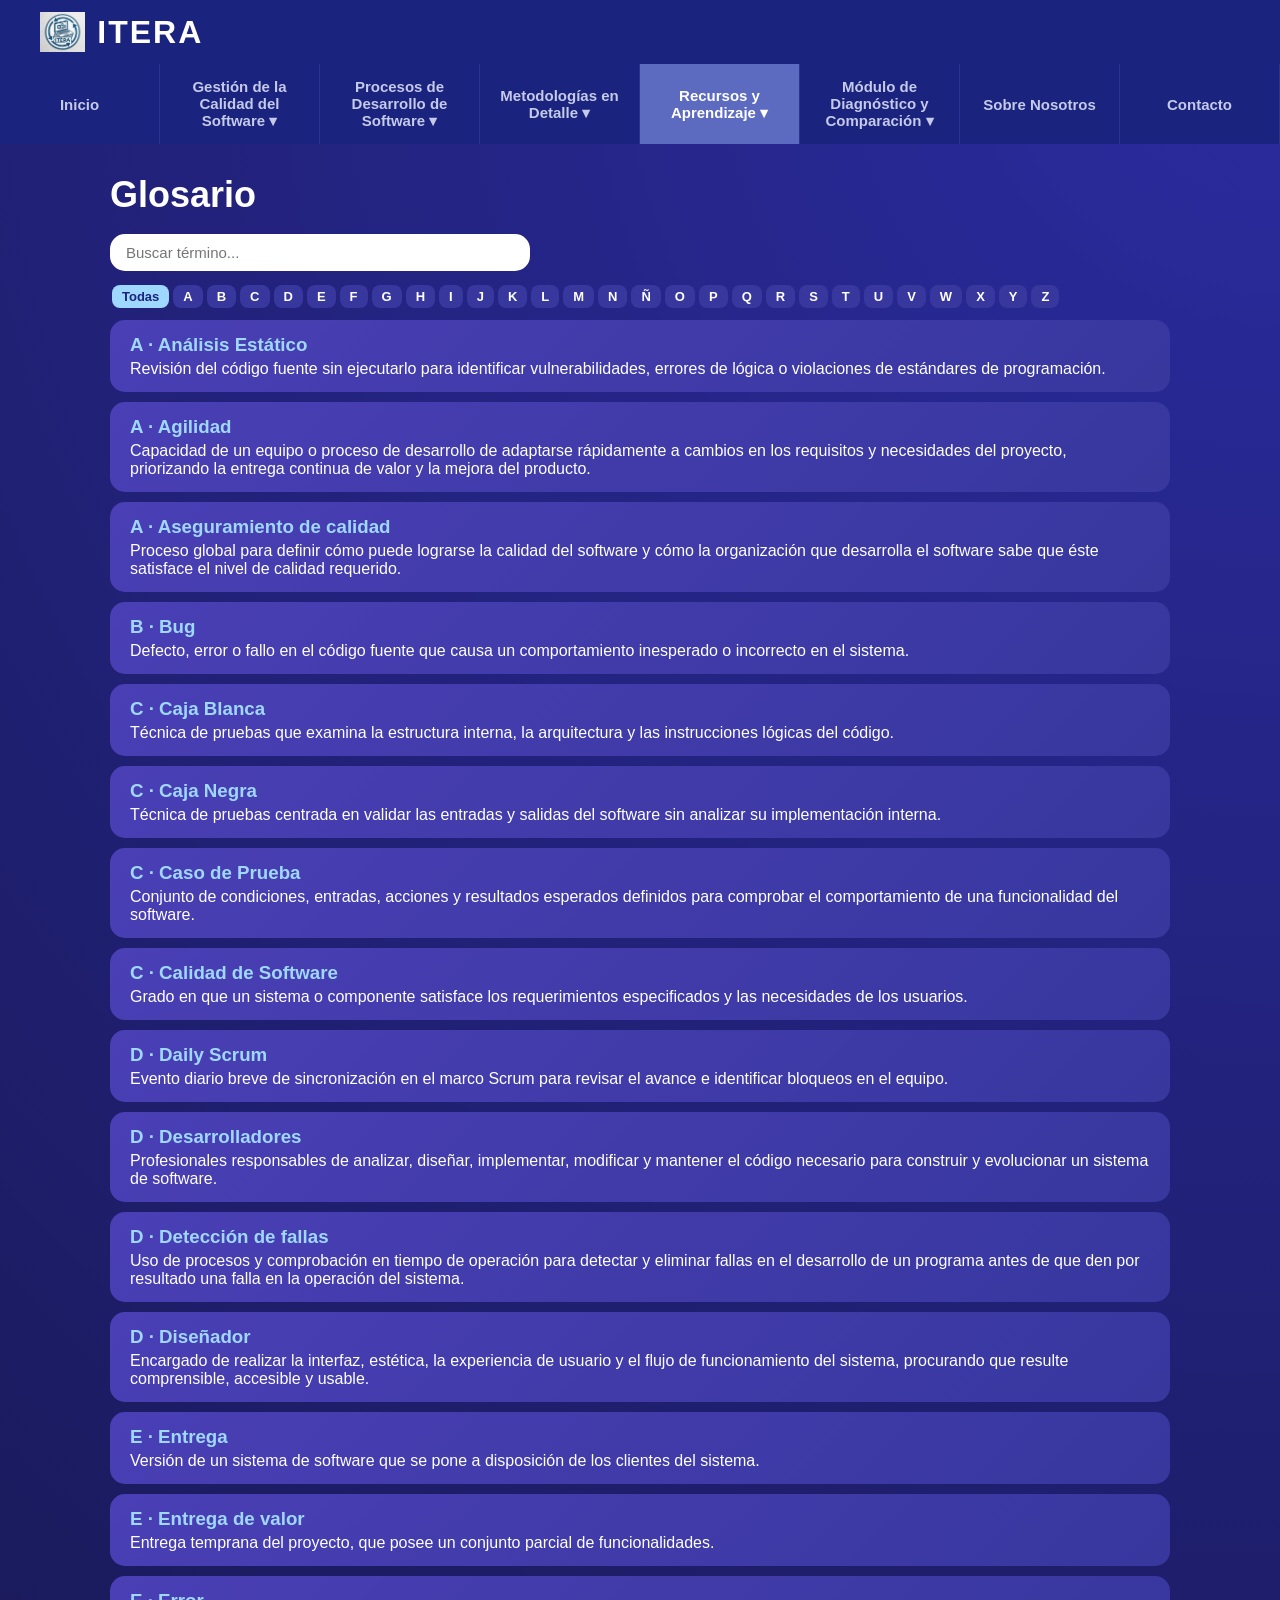
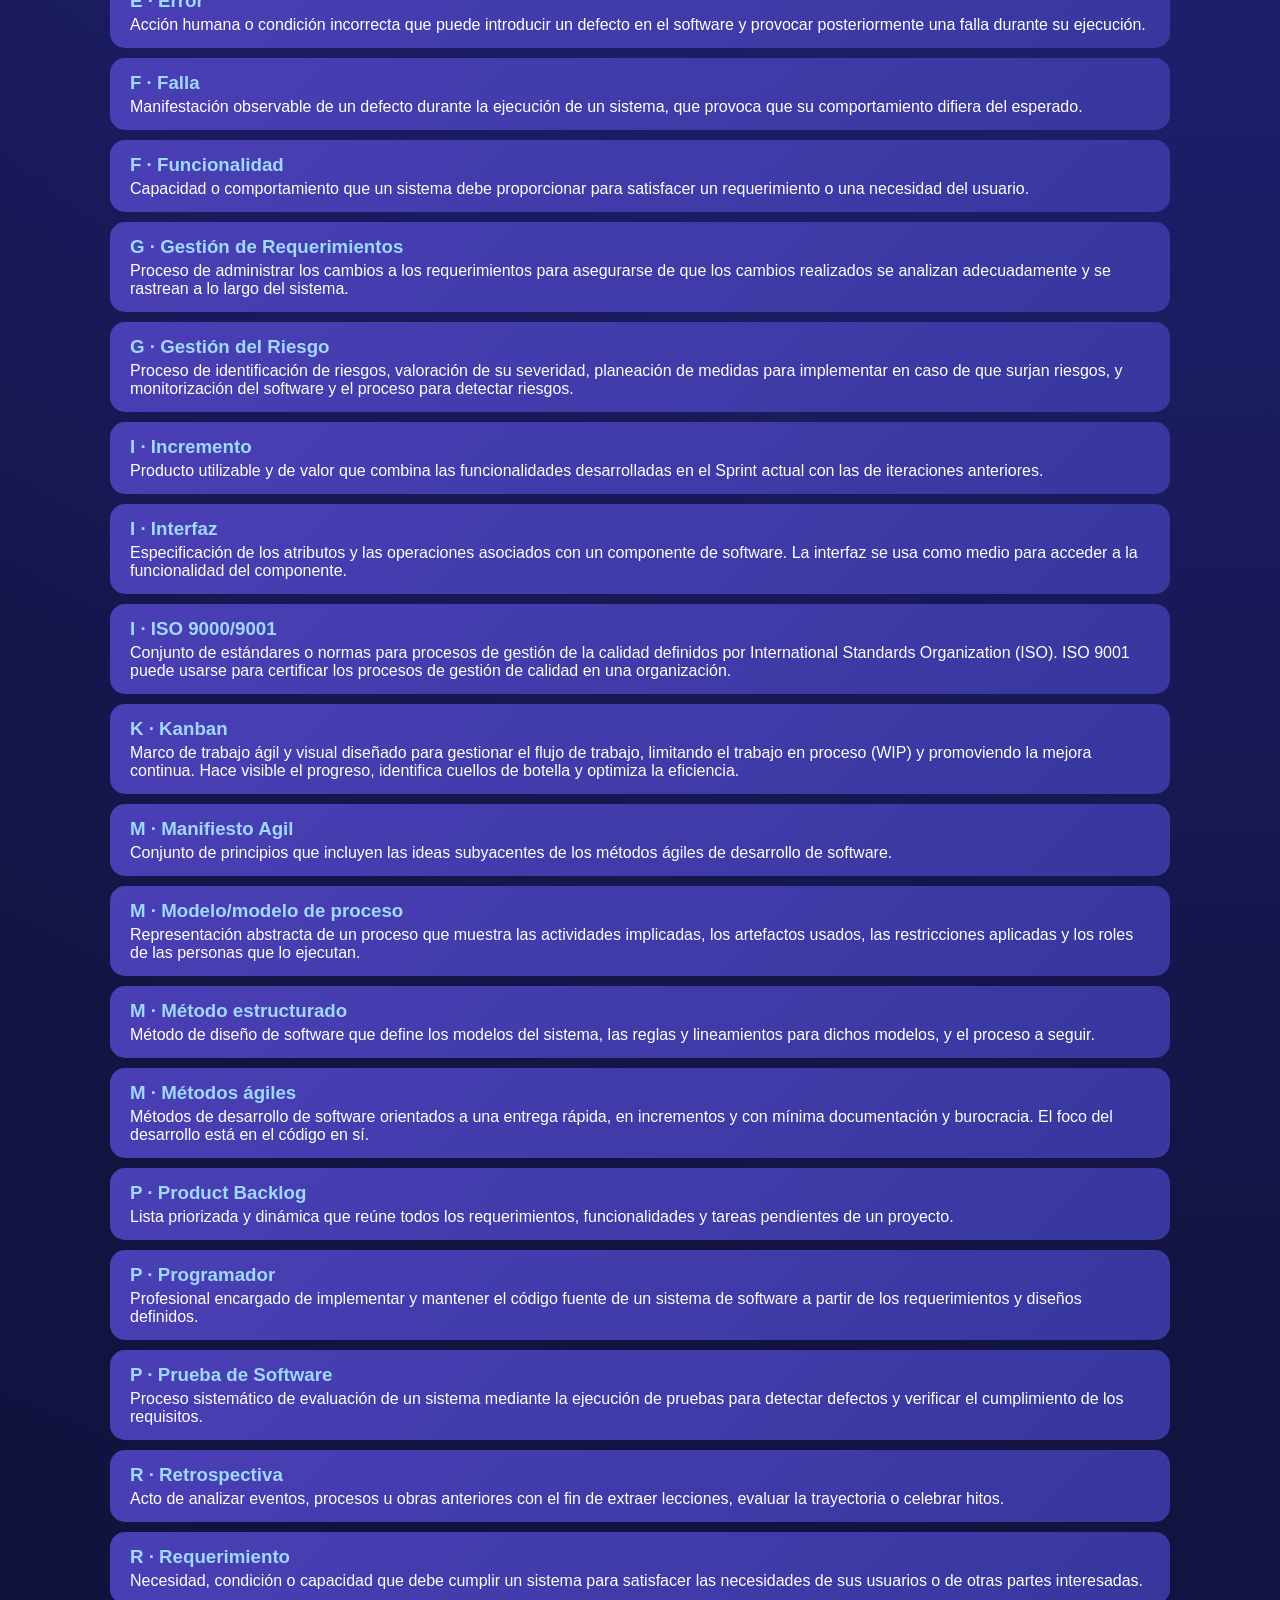
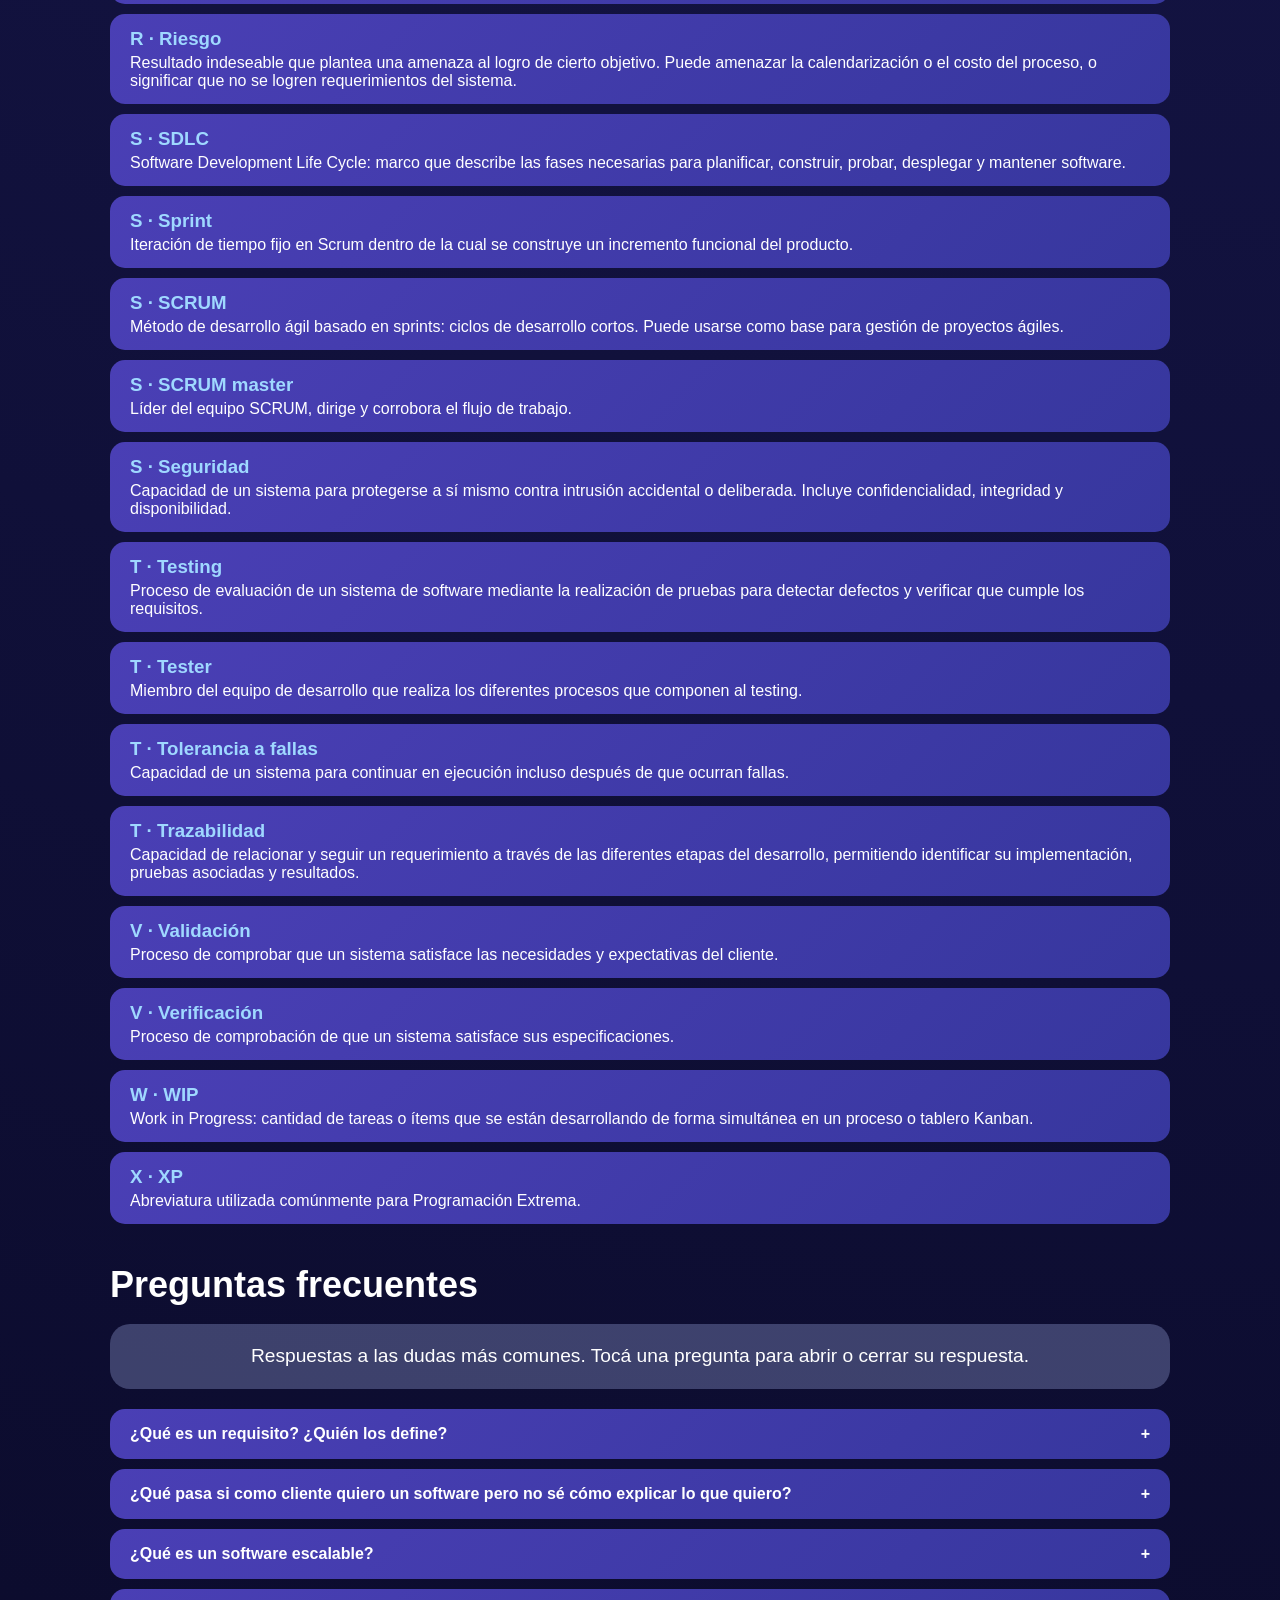
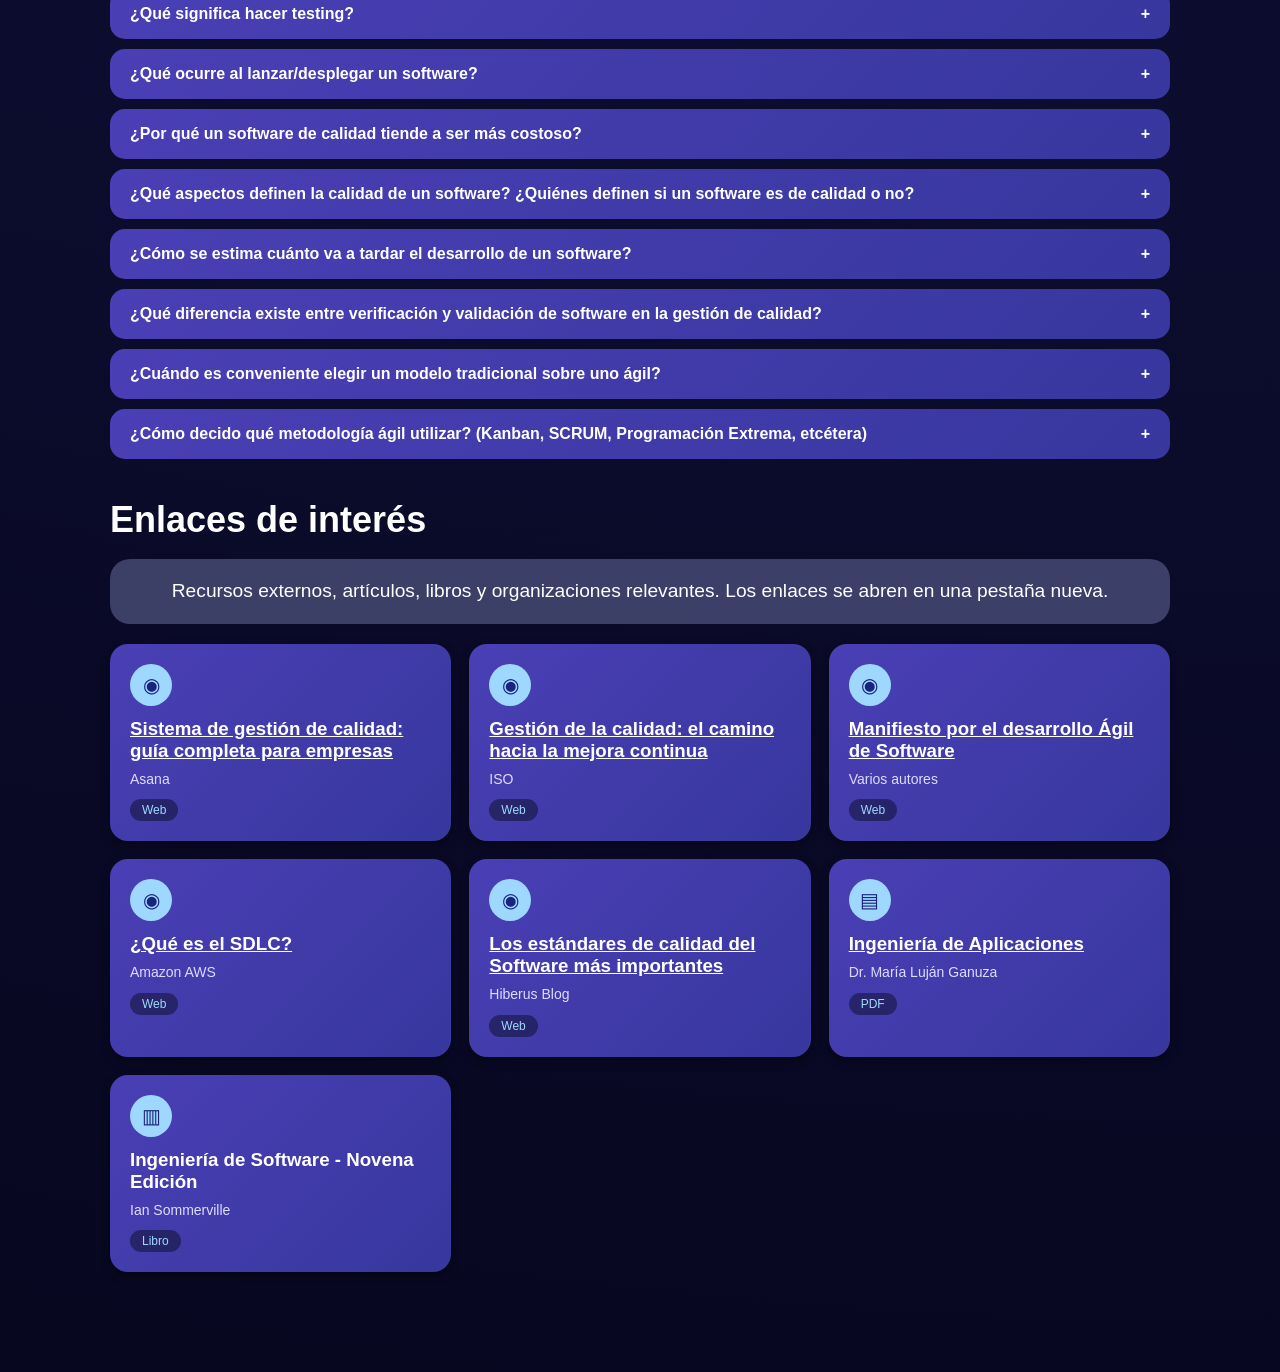
<file: Recursos_Aprendizaje.html>
<!DOCTYPE html>
<html lang="es">
<head>
  <meta charset="UTF-8">
  <meta name="viewport" content="width=device-width, initial-scale=1.0">
  <title>ITERA - Recursos y Aprendizaje</title>
  <link rel="stylesheet" href="css/styles.css">
</head>
<body>

<header>
  <div class="logo">
    <img src="images/Logo_ITERA.jpeg" alt="Logo de ITERA">
    <span>ITERA</span>
  </div>
</header>

<button id="boton-menu">☰</button>
<nav>
  <ul id="lista-nav">
    <li id="nav-inicio"><a href="index.html">Inicio</a></li>

    <li id="nav-calidad" class="tiene-submenu">
      <button class="boton-submenu">Gestión de la Calidad del Software ▾</button>
      <ul class="submenu">
        <li><a href="Calidad.html#fundamentos">Fundamentos de Calidad</a></li>
        <li><a href="Calidad.html#tecnicas">Técnicas de Aseguramiento de la Calidad</a></li>
        <li><a href="Calidad.html#herramientas">Herramientas de Calidad</a></li>
      </ul>
    </li>

    <li id="nav-procesos" class="tiene-submenu">
      <button class="boton-submenu">Procesos de Desarrollo de Software ▾</button>
      <ul class="submenu">
        <li><a href="Procesos.html#sdlc">Ciclo de Vida del Desarrollo de Software (SDLC)</a></li>
        <li><a href="Procesos.html#modelos">Modelos Tradicionales</a></li>
        <li><a href="Procesos.html#agiles">Metodologías Ágiles</a></li>
      </ul>
    </li>

    <li id="nav-agiles" class="tiene-submenu">
      <button class="boton-submenu">Metodologías en Detalle ▾</button>
      <ul class="submenu">
        <li><a href="Metodologias.html#scrum">Scrum a detalle</a></li>
        <li><a href="Metodologias.html#kanban">Kanban a detalle</a></li>
      </ul>
    </li>

    <li id="nav-scrum" class="tiene-submenu">
      <button class="boton-submenu">Recursos y Aprendizaje ▾</button>
      <ul class="submenu">
        <li><a href="Recursos_Aprendizaje.html#glosario">Glosario</a></li>
        <li><a href="Recursos_Aprendizaje.html#faq">Preguntas Frecuentes (FAQ)</a></li>
        <li><a href="Recursos_Aprendizaje.html#recursos">Enlaces de Interés</a></li>
        <li><a href="Recursos_Aprendizaje.html#ejercicios">Ejercicios y Casos Prácticos</a></li>
      </ul>
    </li>

    <li id="nav-recursos" class="tiene-submenu">
      <button class="boton-submenu">Módulo de Diagnóstico y Comparación ▾</button>
      <ul class="submenu">
        <li><a href="Modulo_Diagnostico_Comparacion.html#comparador">Comparador Interactivo de Metodologías</a></li>
        <li><a href="Modulo_Diagnostico_Comparacion.html#encuesta">Encuesta de Preferencias Metodológicas</a></li>
      </ul>
    </li>

    <li id="nav-sobre"><a href="Sobre_nosotros.html">Sobre Nosotros</a></li>
    <li id="nav-contacto"><a href="contacto.html">Contacto</a></li>
  </ul>
</nav>


<main>

  <!-- ============ US-12: GLOSARIO ============ -->
  <section id="glosario">
    <h1>Glosario</h1>
    <input type="text" id="buscador" placeholder="Buscar término..." onkeyup="buscarTermino()">
    <div class="letras" id="indice-letras"></div>

    <div id="lista-terminos">
        <div class="termino"><h3>A · Análisis Estático</h3><p>Revisión del código fuente sin ejecutarlo para identificar vulnerabilidades, errores de lógica o violaciones de estándares de programación.</p></div>
        <div class="termino"><h3>A · Agilidad</h3><p>Capacidad de un equipo o proceso de desarrollo de adaptarse rápidamente a cambios en los requisitos y necesidades del proyecto, priorizando la entrega continua de valor y la mejora del producto.</p></div>
        <div class="termino"><h3>A · Aseguramiento de calidad</h3><p>Proceso global para definir cómo puede lograrse la calidad del software y cómo la organización que desarrolla el software sabe que éste satisface el nivel de calidad requerido.</p></div>

        <div class="termino"><h3>B · Bug</h3><p>Defecto, error o fallo en el código fuente que causa un comportamiento inesperado o incorrecto en el sistema.</p></div>

        <div class="termino"><h3>C · Caja Blanca</h3><p>Técnica de pruebas que examina la estructura interna, la arquitectura y las instrucciones lógicas del código.</p></div>
        <div class="termino"><h3>C · Caja Negra</h3><p>Técnica de pruebas centrada en validar las entradas y salidas del software sin analizar su implementación interna.</p></div>
        <div class="termino"><h3>C · Caso de Prueba</h3><p>Conjunto de condiciones, entradas, acciones y resultados esperados definidos para comprobar el comportamiento de una funcionalidad del software.</p></div>
        <div class="termino"><h3>C · Calidad de Software</h3><p>Grado en que un sistema o componente satisface los requerimientos especificados y las necesidades de los usuarios.</p></div>

        <div class="termino"><h3>D · Daily Scrum</h3><p>Evento diario breve de sincronización en el marco Scrum para revisar el avance e identificar bloqueos en el equipo.</p></div>
        <div class="termino"><h3>D · Desarrolladores</h3><p>Profesionales responsables de analizar, diseñar, implementar, modificar y mantener el código necesario para construir y evolucionar un sistema de software.</p></div>
        <div class="termino"><h3>D · Detección de fallas</h3><p>Uso de procesos y comprobación en tiempo de operación para detectar y eliminar fallas en el desarrollo de un programa antes de que den por resultado una falla en la operación del sistema.</p></div>
        <div class="termino"><h3>D · Diseñador</h3><p>Encargado de realizar la interfaz, estética, la experiencia de usuario y el flujo de funcionamiento del sistema, procurando que resulte comprensible, accesible y usable.</p></div>

        <div class="termino"><h3>E · Entrega</h3><p>Versión de un sistema de software que se pone a disposición de los clientes del sistema.</p></div>
        <div class="termino"><h3>E · Entrega de valor</h3><p>Entrega temprana del proyecto, que posee un conjunto parcial de funcionalidades.</p></div>
        <div class="termino"><h3>E · Error</h3><p>Acción humana o condición incorrecta que puede introducir un defecto en el software y provocar posteriormente una falla durante su ejecución.</p></div>

        <div class="termino"><h3>F · Falla</h3><p>Manifestación observable de un defecto durante la ejecución de un sistema, que provoca que su comportamiento difiera del esperado.</p></div>
        <div class="termino"><h3>F · Funcionalidad</h3><p>Capacidad o comportamiento que un sistema debe proporcionar para satisfacer un requerimiento o una necesidad del usuario.</p></div>

        <div class="termino"><h3>G · Gestión de Requerimientos</h3><p>Proceso de administrar los cambios a los requerimientos para asegurarse de que los cambios realizados se analizan adecuadamente y se rastrean a lo largo del sistema.</p></div>
        <div class="termino"><h3>G · Gestión del Riesgo</h3><p>Proceso de identificación de riesgos, valoración de su severidad, planeación de medidas para implementar en caso de que surjan riesgos, y monitorización del software y el proceso para detectar riesgos.</p></div>

        <div class="termino"><h3>I · Incremento</h3><p>Producto utilizable y de valor que combina las funcionalidades desarrolladas en el Sprint actual con las de iteraciones anteriores.</p></div>
        <div class="termino"><h3>I · Interfaz</h3><p>Especificación de los atributos y las operaciones asociados con un componente de software. La interfaz se usa como medio para acceder a la funcionalidad del componente.</p></div>
        <div class="termino"><h3>I · ISO 9000/9001</h3><p>Conjunto de estándares o normas para procesos de gestión de la calidad definidos por International Standards Organization (ISO). ISO 9001 puede usarse para certificar los procesos de gestión de calidad en una organización.</p></div>

        <div class="termino"><h3>K · Kanban</h3><p>Marco de trabajo ágil y visual diseñado para gestionar el flujo de trabajo, limitando el trabajo en proceso (WIP) y promoviendo la mejora continua. Hace visible el progreso, identifica cuellos de botella y optimiza la eficiencia.</p></div>

        <div class="termino"><h3>M · Manifiesto Agil</h3><p>Conjunto de principios que incluyen las ideas subyacentes de los métodos ágiles de desarrollo de software.</p></div>
        <div class="termino"><h3>M · Modelo/modelo de proceso</h3><p>Representación abstracta de un proceso que muestra las actividades implicadas, los artefactos usados, las restricciones aplicadas y los roles de las personas que lo ejecutan.</p></div>
        <div class="termino"><h3>M · Método estructurado</h3><p>Método de diseño de software que define los modelos del sistema, las reglas y lineamientos para dichos modelos, y el proceso a seguir.</p></div>
        <div class="termino"><h3>M · Métodos ágiles</h3><p>Métodos de desarrollo de software orientados a una entrega rápida, en incrementos y con mínima documentación y burocracia. El foco del desarrollo está en el código en sí.</p></div>

        <div class="termino"><h3>P · Product Backlog</h3><p>Lista priorizada y dinámica que reúne todos los requerimientos, funcionalidades y tareas pendientes de un proyecto.</p></div>
        <div class="termino"><h3>P · Programador</h3><p>Profesional encargado de implementar y mantener el código fuente de un sistema de software a partir de los requerimientos y diseños definidos.</p></div>
        <div class="termino"><h3>P · Prueba de Software</h3><p>Proceso sistemático de evaluación de un sistema mediante la ejecución de pruebas para detectar defectos y verificar el cumplimiento de los requisitos.</p></div>

        <div class="termino"><h3>R · Retrospectiva</h3><p>Acto de analizar eventos, procesos u obras anteriores con el fin de extraer lecciones, evaluar la trayectoria o celebrar hitos.</p></div>
        <div class="termino"><h3>R · Requerimiento</h3><p>Necesidad, condición o capacidad que debe cumplir un sistema para satisfacer las necesidades de sus usuarios o de otras partes interesadas.</p></div>
        <div class="termino"><h3>R · Riesgo</h3><p>Resultado indeseable que plantea una amenaza al logro de cierto objetivo. Puede amenazar la calendarización o el costo del proceso, o significar que no se logren requerimientos del sistema.</p></div>

        <div class="termino"><h3>S · SDLC</h3><p>Software Development Life Cycle: marco que describe las fases necesarias para planificar, construir, probar, desplegar y mantener software.</p></div>
        <div class="termino"><h3>S · Sprint</h3><p>Iteración de tiempo fijo en Scrum dentro de la cual se construye un incremento funcional del producto.</p></div>
        <div class="termino"><h3>S · SCRUM</h3><p>Método de desarrollo ágil basado en sprints: ciclos de desarrollo cortos. Puede usarse como base para gestión de proyectos ágiles.</p></div>
        <div class="termino"><h3>S · SCRUM master</h3><p>Líder del equipo SCRUM, dirige y corrobora el flujo de trabajo.</p></div>
        <div class="termino"><h3>S · Seguridad</h3><p>Capacidad de un sistema para protegerse a sí mismo contra intrusión accidental o deliberada. Incluye confidencialidad, integridad y disponibilidad.</p></div>

        <div class="termino"><h3>T · Testing</h3><p>Proceso de evaluación de un sistema de software mediante la realización de pruebas para detectar defectos y verificar que cumple los requisitos.</p></div>
        <div class="termino"><h3>T · Tester</h3><p>Miembro del equipo de desarrollo que realiza los diferentes procesos que componen al testing.</p></div>
        <div class="termino"><h3>T · Tolerancia a fallas</h3><p>Capacidad de un sistema para continuar en ejecución incluso después de que ocurran fallas.</p></div>
        <div class="termino"><h3>T · Trazabilidad</h3><p>Capacidad de relacionar y seguir un requerimiento a través de las diferentes etapas del desarrollo, permitiendo identificar su implementación, pruebas asociadas y resultados.</p></div>

        <div class="termino"><h3>V · Validación</h3><p>Proceso de comprobar que un sistema satisface las necesidades y expectativas del cliente.</p></div>
        <div class="termino"><h3>V · Verificación</h3><p>Proceso de comprobación de que un sistema satisface sus especificaciones.</p></div>

        <div class="termino"><h3>W · WIP</h3><p>Work in Progress: cantidad de tareas o ítems que se están desarrollando de forma simultánea en un proceso o tablero Kanban.</p></div>

        <div class="termino"><h3>X · XP</h3><p>Abreviatura utilizada comúnmente para Programación Extrema.</p></div>
    </div>
    <p id="sin-resultados">Sin resultados. Probá con otro término.</p>
  </section>

  <!-- ============ US-13: FAQ ============ -->
  <section id="faq">
     <h1>Preguntas frecuentes</h1>
    <p class="intro1">Respuestas a las dudas más comunes. Tocá una pregunta para abrir o cerrar su respuesta.</p>

    <div class="pregunta">
        <button onclick="togglePregunta(this)">¿Qué es un requisito? ¿Quién los define? <span>+</span></button>
        <p class="respuesta">Un requisito describe qué debe hacer el software o qué características debe tener para satisfacer una necesidad. Los definen 
            principalmente los usuarios, clientes y personas involucradas en el negocio, con ayuda del equipo de desarrollo para identificar necesidades, restricciones 
            y posibilidades técnicas.</p>
    </div>

    <div class="pregunta">
        <button onclick="togglePregunta(this)">¿Qué pasa si como cliente quiero un software pero no sé cómo explicar lo que quiero? <span>+</span></button>
        <p class="respuesta">Es algo habitual, ya que el cliente generalmente no posee los recursos físicos o teóricos para dar una descripción detallada y "lista 
            para hacer" de un software. El equipo de desarrollo puede ayudar a descubrir, analizar y transformar la necesidad en requisitos concretos mediante 
            conversaciones, ejemplos, prototipos y preguntas. El cliente no necesita conocer términos técnicos para explicar su problema, solo debe estar atento a lo 
            que le presenta el equipo.</p>
    </div>

    <div class="pregunta">
        <button onclick="togglePregunta(this)">¿Qué es un software escalable? <span>+</span></button>
        <p class="respuesta">Es un software que puede crecer sin que su funcionamiento o costos se deterioren de manera desproporcionada. Por ejemplo, puede 
            soportar más usuarios, datos o transacciones sin necesitar una reconstrucción completa.</p>
    </div>

    <div class="pregunta">
        <button onclick="togglePregunta(this)">¿Qué significa hacer testing? <span>+</span></button>
        <p class="respuesta">El testing consiste en comprobar sistemáticamente que el software funciona como se espera y detectar errores, comportamientos 
            inesperados o problemas antes y después de su lanzamiento.</p>
    </div>

    <div class="pregunta">
        <button onclick="togglePregunta(this)">¿Qué ocurre al lanzar/desplegar un software? <span>+</span></button>
        <p class="respuesta">El lanzamiento o despliegue en entorno no significa necesariamente que el proyecto haya terminado. El software pasa a utilizarse en 
            un entorno real, donde puede requerir monitoreo, corrección de errores, soporte, actualizaciones, mantenimiento y nuevas funcionalidades.</p>
    </div>

    <div class="pregunta">
        <button onclick="togglePregunta(this)">¿Por qué un software de calidad tiende a ser más costoso? <span>+</span></button>
        <p class="respuesta">Porque la calidad requiere trabajo adicional: buen diseño, pruebas, seguridad, documentación, mantenimiento, infraestructura y 
            prevención de errores. Se trata de construir una solución que sea confiable y sostenible a largo plazo.</p>
    </div>

    <div class="pregunta">
        <button onclick="togglePregunta(this)">¿Qué aspectos definen la calidad de un software? ¿Quiénes definen si un software es de calidad o no? <span>+</span></button>
        <p class="respuesta">La calidad puede evaluarse según aspectos como funcionalidad, confiabilidad, seguridad, usabilidad, rendimiento, mantenibilidad y 
            compatibilidad. No existe una única persona que determine la calidad: depende de las necesidades y expectativas de los usuarios, el rubro del negocio y 
            los criterios técnicos establecidos por el equipo.</p>
    </div>

    <div class="pregunta">
        <button onclick="togglePregunta(this)">¿Cómo se estima cuánto va a tardar el desarrollo de un software? <span>+</span></button>
        <p class="respuesta">Se analiza qué debe construirse, su complejidad, las dependencias, los riesgos y los recursos disponibles, y a partir de eso se realiza 
            una estimación. Al principio suele existir mayor incertidumbre, por lo que las estimaciones pueden volverse más precisas a medida que se conoce mejor 
            el proyecto.</p>
    </div>

    <div class="pregunta">
        <button onclick="togglePregunta(this)">¿Qué diferencia existe entre verificación y validación de software en la gestión de calidad? <span>+</span></button>
        <p class="respuesta">Verificación responde a "¿Estamos construyendo el producto correctamente?". Es un proceso enfocado en evaluar si los productos 
            intermedios del desarrollo cumplen con los requisitos, especificaciones técnicas y estándares definidos. <br/>
            Validación responde a "¿Estamos construyendo el producto correcto?". Es el proceso final enfocado en confirmar que el sistema completo satisface las 
            necesidades reales y expectativas del usuario o cliente final en su entorno real.</p>
    </div>

    <div class="pregunta">
        <button onclick="togglePregunta(this)">¿Cuándo es conveniente elegir un modelo tradicional sobre uno ágil? <span>+</span></button>
        <p class="respuesta">Los modelos tradicionales resultan convenientes en proyectos donde los requisitos están claros desde el inicio, las normativas 
            legales exigen documentación exhaustiva y la infraestructura es fija. <br/>
            Las metodologías ágiles son preferibles en proyectos innovadores o cambiantes, con alto grado de incertidumbre, donde se requiere entrega acelerada de un MVP y retroalimentación continua de los usuarios.</p>
    </div>

    <div class="pregunta">
        <button onclick="togglePregunta(this)">¿Cómo decido qué metodología ágil utilizar? (Kanban, SCRUM, Programación Extrema, etcétera) <span>+</span></button>
        <p class="respuesta">No existe una metodología universalmente mejor. La elección depende de cómo trabaja el equipo, qué tipo de proyecto se desarrolla, 
            cuánto cambia el alcance, el nivel de incertidumbre y las necesidades del negocio. Además, pueden combinarse prácticas de distintas metodologías en 
            lugar de seguir una de forma estricta.</p>
    </div>
  </section>

  <!-- ============ US-14: ENLACES ============ -->
  <section id="recursos">
        <h1>Enlaces de interés</h1>
        <p class="intro1">Recursos externos, artículos, libros y organizaciones relevantes. Los enlaces se abren en una pestaña nueva.</p>

        <div class="grilla">
            <div class="tarjeta">
            <div class="icono">◉</div>
            <h3><a href="https://asana.com/es/resources/quality-management" target="_blank" rel="noopener noreferrer" style="color:#fff">Sistema de gestión de calidad: guía completa para empresas</a></h3>
            <p>Asana</p>
            <span class="etiqueta">Web</span>
            </div>
            <div class="tarjeta">
            <div class="icono">◉</div>
            <h3><a href="https://www.iso.org/es/gestion-calidad" target="_blank" rel="noopener noreferrer" style="color:#fff">Gestión de la calidad: el camino hacia la mejora continua</a></h3>
            <p>ISO</p>
            <span class="etiqueta">Web</span>
            </div>
            <div class="tarjeta">
            <div class="icono">◉</div>
            <h3><a href="https://agilemanifesto.org/iso/es/manifesto.html" target="_blank" rel="noopener noreferrer" style="color:#fff">Manifiesto por el desarrollo Ágil de Software</a></h3>
            <p>Varios autores</p>
            <span class="etiqueta">Web</span>
            </div>
            <div class="tarjeta">
            <div class="icono">◉</div>
            <h3><a href="https://aws.amazon.com/es/what-is/sdlc/" target="_blank" rel="noopener noreferrer" style="color:#fff">¿Qué es el SDLC?</a></h3>
            <p>Amazon AWS</p>
            <span class="etiqueta">Web</span>
            </div>
            <div class="tarjeta">
            <div class="icono">◉</div>
            <h3><a href="https://www.hiberus.com/crecemos-contigo/los-estandares-de-calidad-del-software-mas-importantes/" target="_blank" rel="noopener noreferrer" style="color:#fff">Los estándares de calidad del Software más importantes</a></h3>
            <p>Hiberus Blog</p>
            <span class="etiqueta">Web</span>
            </div>
            <div class="tarjeta">
            <div class="icono">▤</div>
            <h3><a href="http://www.cs.uns.edu.ar/~mlg/iap/downloads/Clases%20Teoricas/07_CalidadSW_IAP_2019.pdf" target="_blank" rel="noopener noreferrer" style="color:#fff">Ingeniería de Aplicaciones</a></h3>
            <p>Dr. María Luján Ganuza</p>
            <span class="etiqueta">PDF</span>
            </div>
            <div class="tarjeta">
            <div class="icono">▥</div>
            <h3>Ingeniería de Software - Novena Edición</h3>
            <p>Ian Sommerville</p>
            <span class="etiqueta">Libro</span>
            </div>
        </div>
    </section>

</main>

<script src="JS/main.js"></script>
<script>
  // ---------- US-12: buscador y letras ----------
  const terminos = document.querySelectorAll('#lista-terminos .termino');

  // Índice de letras A-Z
  const letras = 'ABCDEFGHIJKLMNÑOPQRSTUVWXYZ';
  const indice = document.getElementById('indice-letras');
  indice.innerHTML = '<span class="activo-l" onclick="filtrarLetra(\'\', this)">Todas</span>';
  for (const letra of letras) {
    indice.innerHTML += '<span onclick="filtrarLetra(\'' + letra + '\', this)">' + letra + '</span>';
  }

  function buscarTermino() {
    const texto = document.getElementById('buscador').value.toLowerCase();
    let visibles = 0;
    terminos.forEach(function (t) {
      if (t.textContent.toLowerCase().includes(texto)) {
        t.style.display = 'block'; visibles++;
      } else {
        t.style.display = 'none';
      }
    });
    document.getElementById('sin-resultados').style.display = visibles === 0 ? 'block' : 'none';
  }

  function filtrarLetra(letra, span) {
    document.querySelectorAll('#indice-letras span').forEach(s => s.classList.remove('activo-l'));
    span.classList.add('activo-l');
    let visibles = 0;
    terminos.forEach(function (t) {
      const mostrar = letra === '' || t.querySelector('h3').textContent.startsWith(letra);
      t.style.display = mostrar ? 'block' : 'none';
      if (mostrar) visibles++;
    });
    document.getElementById('sin-resultados').style.display = visibles === 0 ? 'block' : 'none';
  }

  // ---------- US-13: acordeón ----------
  function togglePregunta(boton) {
    const item = boton.parentElement;
    const estabaAbierta = item.classList.contains('abierta');

    // Cerrar todas las preguntas
    document.querySelectorAll('.pregunta').forEach(function (p) {
      p.classList.remove('abierta');
      p.querySelector('button span').textContent = '+';
    });

    // Abrir solo la que se tocó (si estaba cerrada)
    if (!estabaAbierta) {
      item.classList.add('abierta');
      boton.querySelector('span').textContent = '−';
    }
  }
</script>
</body>
</html>
</file>
<file: css/styles.css>
/* =============================
   ESTILOS GENERALES DEL SITIO
   ============================= */
* {
  margin: 0;
  padding: 0;
  box-sizing: border-box;
  font-family: Arial, Helvetica, sans-serif;
}

body {
  background: radial-gradient(circle at top right, #2b2ba0 0%, #141444 45%, #070720 100%);
  color: #ffffff;
  min-height: 100vh;
}

/* ---------- Header / Logo ---------- */
header {
  background-color: #1a237e;
  padding: 12px 40px;
}

.logo {
  display: flex;
  align-items: center;
  gap: 12px;
}

.logo img {
  height: 40px;
}

.logo span {
  font-size: 32px;
  font-weight: bold;
  letter-spacing: 2px;
}

/* ---------- Barra de navegación ---------- */
nav {
  position: sticky;
  top: 0;
  z-index: 100;
  background-color: #1a237e;
}

nav ul {
  list-style: none;
  display: flex;
  background-color: #1a237e;
}

nav ul li {
  flex: 1;
  text-align: center;
  border-right: 1px solid #283593;
  position: relative; 
}

nav a, .boton-submenu {
  display: flex;
  align-items: center;
  justify-content: center;
  height: 100%;
  padding: 14px 10px;
  color: #c5cae9;
  text-decoration: none;
  font-weight: bold;
  background: none;
  border: none;
  width: 100%;
  font-size: 15px;
  cursor: pointer;
}

nav a:hover, .boton-submenu:hover {
  background-color: #3949ab;
  color: #ffffff;
}

/* Resaltado de la sección activa (US-01) */
nav li.activo {
  background-color: #5c6bc0;
}

nav li.activo > a, nav li.activo > button {
  color: #ffffff;
}

/* Submenú desplegable */
.submenu {
  display: none;
  position: absolute;
  top: 100%;
  left: 0;
  width: 100%;
  flex-direction: column;
  background-color: #283593;
  z-index: 10;
}

.submenu li { 
  border-top: 1px solid #3949ab; 
}

.submenu a { 
  font-size: 13px; 
  padding: 10px; 
}

.tiene-submenu:hover .submenu,
.tiene-submenu.abierto .submenu {
  display: flex;
}

/* Botón hamburguesa (US-01, móviles) */
#boton-menu {
  display: none;
  font-size: 24px;
  background: none;
  border: none;
  color: white;
  cursor: pointer;
  padding: 10px 20px;
}

/* ---------- Contenido ---------- */
main {
  max-width: 1100px;
  margin: 0 auto;
  padding: 30px 20px 60px;
}

h1 { 
  font-size: 36px; 
  margin-bottom: 18px; 
}

h2 { 
  font-size: 22px; 
  color: #9fd8ff; 
  margin: 26px 0 14px; 
}

.intro {
  padding: 18px 24px;
  margin-bottom: 20px;
  line-height: 1.5;
  text-align: left;
  font-size: larger;
}

.intro1 {
  background-color: rgba(120, 130, 180, 0.45);
  border-radius: 20px;
  padding: 18px 24px;
  margin-bottom: 20px;
  line-height: 1.5;
  text-align: center;
  font-size: larger;
}

.intro2 {
  padding: 18px 24px;
  margin-bottom: 20px;
  line-height: 1.5;
  text-align: left;
  font-size: larger;
}

/* Tarjetas (cards) */
.grilla {
  display: grid;
  grid-template-columns: repeat(auto-fit, minmax(280px, 1fr));
  gap: 18px;
}

.tarjeta {
  background: linear-gradient(135deg, #4a3fb5, #37379e);
  border-radius: 18px;
  padding: 20px;
  box-shadow: 0 4px 10px rgba(0,0,0,0.4);
}

.tarjeta .icono {
  width: 42px;
  height: 42px;
  border-radius: 50%;
  background-color: #9fd8ff;
  color: #1a237e;
  display: flex;
  align-items: center;
  justify-content: center;
  font-size: 20px;
  margin-bottom: 12px;
}
a.tarjeta {
  display: block;
  text-decoration: none;
  color: #ffffff;
  cursor: pointer;
}

a.tarjeta:hover {
  transform: translateY(-4px);
  box-shadow: 0 8px 18px rgba(0,0,0,0.5);
  transition: 0.2s ease;
}

.tarjeta h3 { 
  margin-bottom: 8px; 
}

.tarjeta p { 
  color: #dcdcff; 
  font-size: 14px; 
  line-height: 1.4; 
}

.etiqueta {
  display: inline-block;
  background-color: rgba(20, 20, 60, 0.6);
  color: #9fd8ff;
  border-radius: 15px;
  padding: 4px 12px;
  font-size: 12px;
  margin-top: 10px;
}

/* ---------- Responsive (US-01) ---------- */
@media (max-width: 700px) {
  #boton-menu { display: block; }
  nav ul { display: none; flex-direction: column; }
  nav ul.abierto { display: flex; }
  .submenu { position: static; }
}



 /* Estilos específicos página Calidad*/
    .boton-filtro, .boton-iso {
      background-color: #37379e; 
      color: #fff; 
      border: none; 
      border-radius: 20px;
      padding: 8px 20px; 
      margin: 4px; 
      cursor: pointer; 
      font-weight: bold;
    }

    .boton-filtro.activo-f, .boton-iso.activo-f { 
      background-color: #9fd8ff; 
      color: #1a237e; 
    }

    .tarjeta-flip { 
      cursor: pointer; 
    }

    .tarjeta-flip .detalle { 
      display: none; 
      color: #9fd8ff; 
      margin-top: 8px; 
      font-size: 13px; 
    }

    .tarjeta-flip.dada-vuelta { 
      background: linear-gradient(135deg, #5c6bc0, #3949ab); 
      border: 2px solid #9fd8ff; 
    }

    .tarjeta-flip.dada-vuelta .detalle { 
      display: block; 
    }

    section { 
      margin-bottom: 40px; 
    }


/* Estilos específicos página Recursos y Aprendizaje */
    #buscador {
      width: 100%; 
      max-width: 420px; 
      padding: 10px 16px; 
      border-radius: 15px;
      border: none; 
      margin-bottom: 12px; 
      font-size: 15px;
    }

    .letras span {
      display: inline-block; 
      background-color: #37379e; 
      border-radius: 8px;
      padding: 4px 10px; 
      margin: 2px; 
      cursor: pointer; 
      font-weight: bold; 
      font-size: 13px;
    }

    .letras span:hover { 
      background-color: #5c6bc0; 
    }

    .letras span.activo-l { 
      background-color: #9fd8ff; 
      color: #1a237e; 
    }

    .termino {
      background: linear-gradient(135deg, #4a3fb5, #37379e);
      border-radius: 15px; 
      padding: 14px 20px; 
      margin: 10px 0;
    }
    .termino h3 { 
      color: #9fd8ff; 
      margin-bottom: 4px; 
    }

    /* Acordeón FAQ (US-13) */
    .pregunta {
      background: linear-gradient(135deg, #4a3fb5, #37379e);
      border-radius: 15px; 
      margin: 10px 0; 
      overflow: hidden;
    }

    .pregunta button {
      width: 100%; 
      text-align: left; 
      background: none; 
      border: none; 
      color: #fff;
      font-size: 16px; 
      font-weight: bold; 
      padding: 16px 20px; 
      cursor: pointer;
      display: flex; 
      justify-content: space-between;
    }

    .respuesta { 
      max-height: 0; 
      transition: max-height 0.3s ease; 
      padding: 0 20px; 
      color: #dcdcff; 
    }

    .pregunta.abierta .respuesta { 
      max-height: 200px; 
      padding: 0 20px 16px; 
    }

    #sin-resultados { 
      display: none; 
      color: #9fd8ff; 
      margin-top: 12px; 
    }

    section { 
      margin-bottom: 40px;
      scroll-margin-top: 80px;
    }


/* Estilos específicos (US-16): hover sobre los perfiles */
    .perfil {
      text-align: center;
      transition: transform 0.3s ease, box-shadow 0.3s ease;
    }
    .perfil:hover {
      transform: translateY(-10px) scale(1.03);
      box-shadow: 0 10px 24px rgba(0,0,0,0.6);
      background: linear-gradient(135deg, #5a4fd0, #4242b8);
    }
    .perfil .circulo {
      width: 70px; 
      height: 70px; 
      border-radius: 50%;
      background: radial-gradient(circle, #b3e5fc, #5c6bc0);
      margin: 0 auto 12px; 
      display: flex; 
      align-items: center;
      justify-content: center; 
      font-size: 32px;
    }
    .perfil h3 { 
      margin-bottom: 4px; 
    }

    .perfil .rol { 
      color: #9fd8ff; 
      font-weight: bold; 
      margin-bottom: 8px; 
    }



/* Estilos específicos Contacto (US-17)  */
    .recuadro-contacto {
    max-width: 620px;
    margin: 30px auto;
    padding: 30px 34px;
    background-color: rgba(0, 42, 255, 0.2);
    border-radius: 20px;
    box-shadow: 0 6px 16px rgba(0, 0, 0, 0.5);
  }

  .recuadro-contacto h1 {
    text-align: center;
  }
  
    #formulario-contacto {
      max-width: 560px;
      margin: 0 auto; 
      padding: 20px;
      background: linear-gradient(135deg, #3e2dd8, #37379e);
      border-radius: 18px;
    }

    #boton-enviar {
      margin-top: 18px; 
      background-color: #172082; 
      color: #ffffff; 
      border: none;
      border-radius: 20px; 
      padding: 10px 34px; 
      font-size: 16px; 
      font-weight: bold; 
      cursor: pointer;
    }

    form label { 
      display: block; 
      margin: 14px 0 6px; 
      font-weight: bold; }

    form input, form textarea {
      width: 100%; 
      max-width: 520px; 
      padding: 10px; 
      border-radius: 10px;
      border: 2px solid transparent; 
      font-size: 15px;
    }

    form textarea { 
      height: 110px; 
    }

    .error { 
      color: #ff9e9e; 
      font-size: 13px; 
      margin-top: 4px; 
      display: none; 
    }

    .borde-rojo { 
      border-color: #ff6b6b !important; 
    }

    #mensaje-confirmacion { 
      display: none; 
      margin-top: 18px; 
      padding: 14px 20px; 
      border-radius: 12px;
      background-color: rgb(80, 200, 120); 
      color: #ffffff; 
      font-weight: bold;
    }


/* Estilos sección Procesos de Desarrollo de Software (US-05, US-06, US-07, US-08, US-09)  */
/* --- Timeline SDLC (US-05) --- */
.timeline-sdlc {
  position: relative;
  display: flex;
  justify-content: space-between;
  align-items: center;
  margin: 35px 0 20px;
  padding: 0 10px;
}

.timeline-linea {
  position: absolute;
  top: 50%;
  left: 5%;
  right: 5%;
  height: 4px;
  background: rgba(255, 255, 255, 0.25);
  transform: translateY(-50%);
  z-index: 1;
}

.paso-sdlc {
  position: relative;
  z-index: 2;
  width: 44px;
  height: 44px;
  border-radius: 50%;
  background-color: #283593;
  border: 3px solid #5c6bc0;
  color: #ffffff;
  display: flex;
  align-items: center;
  justify-content: center;
  font-weight: bold;
  font-size: 18px;
  cursor: pointer;
  transition: all 0.3s ease;
}

.paso-sdlc:hover, .paso-sdlc.activo {
  background-color: #9fd8ff;
  color: #1a237e;
  border-color: #ffffff;
  transform: scale(1.2);
  box-shadow: 0 0 16px rgba(159, 216, 255, 0.8);
}

.sdlc-cards-grid {
  display: grid;
  grid-template-columns: repeat(auto-fit, minmax(160px, 1fr));
  gap: 14px;
  margin-top: 20px;
}

.card-sdlc {
  background: linear-gradient(135deg, #37379e, #282878);
  border: 1px solid rgba(255, 255, 255, 0.15);
  border-radius: 16px;
  padding: 16px;
  text-align: left;
  cursor: pointer;
  transition: all 0.3s ease;
}

.card-sdlc:hover, .card-sdlc.activa {
  background: linear-gradient(135deg, #5c6bc0, #3f51b5);
  border-color: #9fd8ff;
  transform: translateY(-4px);
  box-shadow: 0 6px 16px rgba(0,0,0,0.4);
}

.card-sdlc h3 {
  font-size: 16px;
  color: #ffffff;
  margin-bottom: 6px;
}

.card-sdlc p {
  font-size: 12px;
  color: #dcdcff;
  line-height: 1.3;
}

.sdlc-destacado {
  background: rgba(120, 130, 180, 0.35);
  border-left: 4px solid #9fd8ff;
  border-radius: 14px;
  padding: 16px 20px;
  margin-top: 20px;
  font-size: 14px;
  line-height: 1.5;
}

/* --- Modelos Tradicionales (US-06, US-07) --- */
.grilla-tradicional {
  display: grid;
  grid-template-columns: repeat(auto-fit, minmax(310px, 1fr));
  gap: 20px;
  margin-top: 20px;
}

.tarjeta-modelo {
  background: linear-gradient(135deg, #3e2dd8, #2a2a88);
  border-radius: 18px;
  padding: 22px;
  position: relative;
  box-shadow: 0 4px 12px rgba(0,0,0,0.35);
}

.header-modelo {
  display: flex;
  justify-content: space-between;
  align-items: flex-start;
  margin-bottom: 14px;
}

.header-modelo h3 {
  font-size: 20px;
  color: #ffffff;
}

.diagrama-mini {
  width: 60px;
  height: 38px;
  cursor: pointer;
}

.bloque-pros-cons {
  margin-bottom: 12px;
  font-size: 13px;
  line-height: 1.4;
}

.ventaja {
  color: #a8f0be;
  margin-bottom: 6px;
}

.desventaja {
  color: #ff9e9e;
}

.cuando-usar {
  margin-top: 14px;
  padding-top: 10px;
  border-top: 1px solid rgba(255, 255, 255, 0.15);
  font-size: 13px;
  color: #e0e0ff;
}

.bloque-ilutraciones-pie {
  background-color: rgba(120, 130, 180, 0.3);
  border-radius: 14px;
  padding: 14px 20px;
  margin-top: 20px;
  font-size: 13px;
  color: #dcdcff;
  line-height: 1.4;
}

/* Modal Lightbox para Gráficos e Ilustraciones (US-07, US-09) */
.lightbox-modal {
  display: none;
  position: fixed;
  z-index: 1000;
  top: 0;
  left: 0;
  width: 100%;
  height: 100%;
  background-color: rgba(7, 7, 32, 0.9);
  align-items: center;
  justify-content: center;
  backdrop-filter: blur(5px);
}

.lightbox-modal.activo {
  display: flex;
}

.lightbox-contenido {
  background: #1a237e;
  border: 2px solid #9fd8ff;
  border-radius: 20px;
  padding: 24px;
  max-width: 600px;
  width: 90%;
  text-align: center;
  position: relative;
  box-shadow: 0 10px 30px rgba(0,0,0,0.8);
}

.cerrar-lightbox {
  position: absolute;
  top: 12px;
  right: 18px;
  font-size: 26px;
  color: #ffffff;
  cursor: pointer;
  font-weight: bold;
}

.cerrar-lightbox:hover {
  color: #ff9e9e;
}

/* --- Metodologías Ágiles (US-08, US-09) --- */
.grilla-valores {
  display: grid;
  grid-template-columns: repeat(auto-fit, minmax(220px, 1fr));
  gap: 16px;
  margin-bottom: 25px;
}

.card-valor {
  background: linear-gradient(135deg, #4a3fb5, #37379e);
  border-radius: 16px;
  padding: 16px;
}

.card-valor h4 {
  color: #9fd8ff;
  font-size: 15px;
  margin-bottom: 6px;
}

.card-valor p {
  font-size: 13px;
  color: #dcdcff;
  line-height: 1.35;
}

.grilla-agiles {
  display: grid;
  grid-template-columns: repeat(auto-fit, minmax(280px, 1fr));
  gap: 20px;
}

.card-agil {
  background: linear-gradient(135deg, #3e2dd8, #282878);
  border-radius: 18px;
  padding: 20px;
}

.card-agil-header {
  display: flex;
  align-items: center;
  gap: 12px;
  margin-bottom: 12px;
}

.card-agil-header .icono {
  width: 38px;
  height: 38px;
  border-radius: 50%;
  background-color: #9fd8ff;
  color: #1a237e;
  display: flex;
  align-items: center;
  justify-content: center;
  font-size: 18px;
  font-weight: bold;
  cursor: pointer;
}

.card-agil h3 {
  font-size: 20px;
}

.card-agil p {
  font-size: 13px;
  color: #dcdcff;
  line-height: 1.4;
  margin-bottom: 8px;
}

/* Responsive para dispositivos móviles */
@media (max-width: 700px) {
  .timeline-sdlc {
    flex-direction: column;
    gap: 12px;
    align-items: flex-start;
    padding-left: 20px;
  }
  .timeline-linea {
    width: 4px;
    height: 80%;
    top: 10%;
    left: 40px;
    transform: none;
  }
  .paso-sdlc {
    margin-left: 0;
  }
  .sdlc-cards-grid {
    grid-template-columns: 1fr;
  }
}

/* --- Menú Flotante / Tabla de Contenidos Ágil (US-08) --- */
.menu-flotante-agil {
  position: sticky;
  top: 70px;
  z-index: 90;
  background-color: rgba(26, 35, 126, 0.95);
  backdrop-filter: blur(8px);
  border: 1px solid rgba(159, 216, 255, 0.3);
  border-radius: 16px;
  padding: 10px 20px;
  margin-bottom: 25px;
  display: flex;
  align-items: center;
  gap: 15px;
  box-shadow: 0 4px 12px rgba(0,0,0,0.4);
}

.menu-flotante-agil span {
  font-weight: bold;
  color: #9fd8ff;
  font-size: 14px;
}

.menu-flotante-agil a {
  color: #dcdcff;
  text-decoration: none;
  font-size: 13px;
  padding: 6px 12px;
  border-radius: 10px;
  background-color: rgba(255, 255, 255, 0.05);
  transition: all 0.2s ease;
}

.menu-flotante-agil a:hover {
  background-color: #5c6bc0;
  color: #ffffff;
}

/* =========================================================
   ESTILOS SDLC HORIZONTAL INTERACTIVO (US-05)
   ========================================================= */
.sdlc-contenedor-horizontal {
  margin-top: 25px;
  display: flex;
  flex-direction: column;
  gap: 20px;
}

/* Fila superior con los 6 pasos en horizontal */
.timeline-horizontal {
  display: flex;
  justify-content: space-between;
  gap: 8px;
  background-color: rgba(26, 35, 126, 0.4);
  padding: 12px;
  border-radius: 16px;
  border: 1px solid rgba(159, 216, 255, 0.2);
}

.timeline-horizontal .paso-sdlc {
  flex: 1;
  display: flex;
  align-items: center;
  justify-content: center;
  gap: 8px;
  background-color: rgba(40, 53, 147, 0.7);
  border: 2px solid #5c6bc0;
  border-radius: 10px;
  padding: 10px 8px;
  cursor: pointer;
  transition: all 0.3s ease;
  color: #c5cae9;
  font-weight: bold;
  font-size: 13px;
  text-align: center;
}

.timeline-horizontal .paso-sdlc .num {
  width: 22px;
  height: 22px;
  background: #283593;
  border-radius: 50%;
  display: inline-flex;
  align-items: center;
  justify-content: center;
  font-size: 12px;
  color: #fff;
}

/* Efecto al pasar el mouse (hover) o al estar activo */
.timeline-horizontal .paso-sdlc:hover,
.timeline-horizontal .paso-sdlc.activo {
  background: linear-gradient(135deg, #5c6bc0, #3949ab);
  color: #ffffff;
  border-color: #9fd8ff;
  transform: translateY(-2px);
  box-shadow: 0 4px 12px rgba(159, 216, 255, 0.3);
}

.timeline-horizontal .paso-sdlc:hover .num,
.timeline-horizontal .paso-sdlc.activo .num {
  background-color: #9fd8ff;
  color: #1a237e;
}

/* Panel inferior donde aparece la información desplegada */
.sdlc-panel-horizontal .card-sdlc {
  display: none; /* Se ocultan todas por defecto */
  background: linear-gradient(135deg, #3e2dd8, #282878);
  border: 1px solid rgba(159, 216, 255, 0.3);
  border-radius: 18px;
  padding: 24px;
  box-shadow: 0 6px 20px rgba(0,0,0,0.4);
  animation: fadeIn 0.4s ease;
}

.sdlc-panel-horizontal .card-sdlc.activa {
  display: block; /* Muestra únicamente la tarjeta correspondiente */
}

.sdlc-panel-horizontal .card-sdlc h3 {
  font-size: 20px;
  color: #9fd8ff;
  margin-bottom: 10px;
}

.sdlc-panel-horizontal .card-sdlc p {
  font-size: 14px;
  color: #dcdcff;
  line-height: 1.6;
}

@keyframes fadeIn {
  from { opacity: 0; transform: translateY(6px); }
  to { opacity: 1; transform: translateY(0); }
}

/* Adaptabilidad para celulares */
@media (max-width: 768px) {
  .timeline-horizontal {
    flex-direction: column;
  }
}

/* Asegura que la página baje con animación suave y no tape el título al usar anclajes */
html {
  scroll-behavior: smooth;
}

#bloque-valores, #bloque-metodologias {
  scroll-margin-top: 130px; /* Compensa la altura de la barra de navegación fija */
}

/* Hace que el SVG no bloquee el clic y lo reciba el contenedor .trigger-lightbox */
.diagrama-mini svg {
  pointer-events: none;
}

.diagrama-mini {
  cursor: pointer;
}

/* Estilo unificado para que todas las imágenes del lightbox tengan un fondo blanco y se vean prolijas */
.lightbox-contenido img {
  background-color: #ffffff;
  padding: 15px;
  border-radius: 10px;
  box-shadow: 0 4px 15px rgba(0, 0, 0, 0.3);
}

/* Evita que los textos y títulos de las columnas bloqueen el clic de la columna */
.kanban-columna h4, 
.kanban-columna h4 * {
  pointer-events: none;
}
.tarjeta-kanban {
  transition: all 0.2s ease;
  cursor: pointer;
}

.tarjeta.perfil .imagen-perfil img {
  width: 90px;
  height: 90px;
  object-fit: cover;
  object-position: center;
  border-radius: 50%;
}

.tarjeta.perfil {
  cursor: pointer;
  transition: transform 0.2s ease, box-shadow 0.2s ease;
}

.tarjeta.perfil:hover {
  transform: translateY(-5px);
  box-shadow: 0 6px 20px rgba(0,0,0,0.4);
}
</file>
